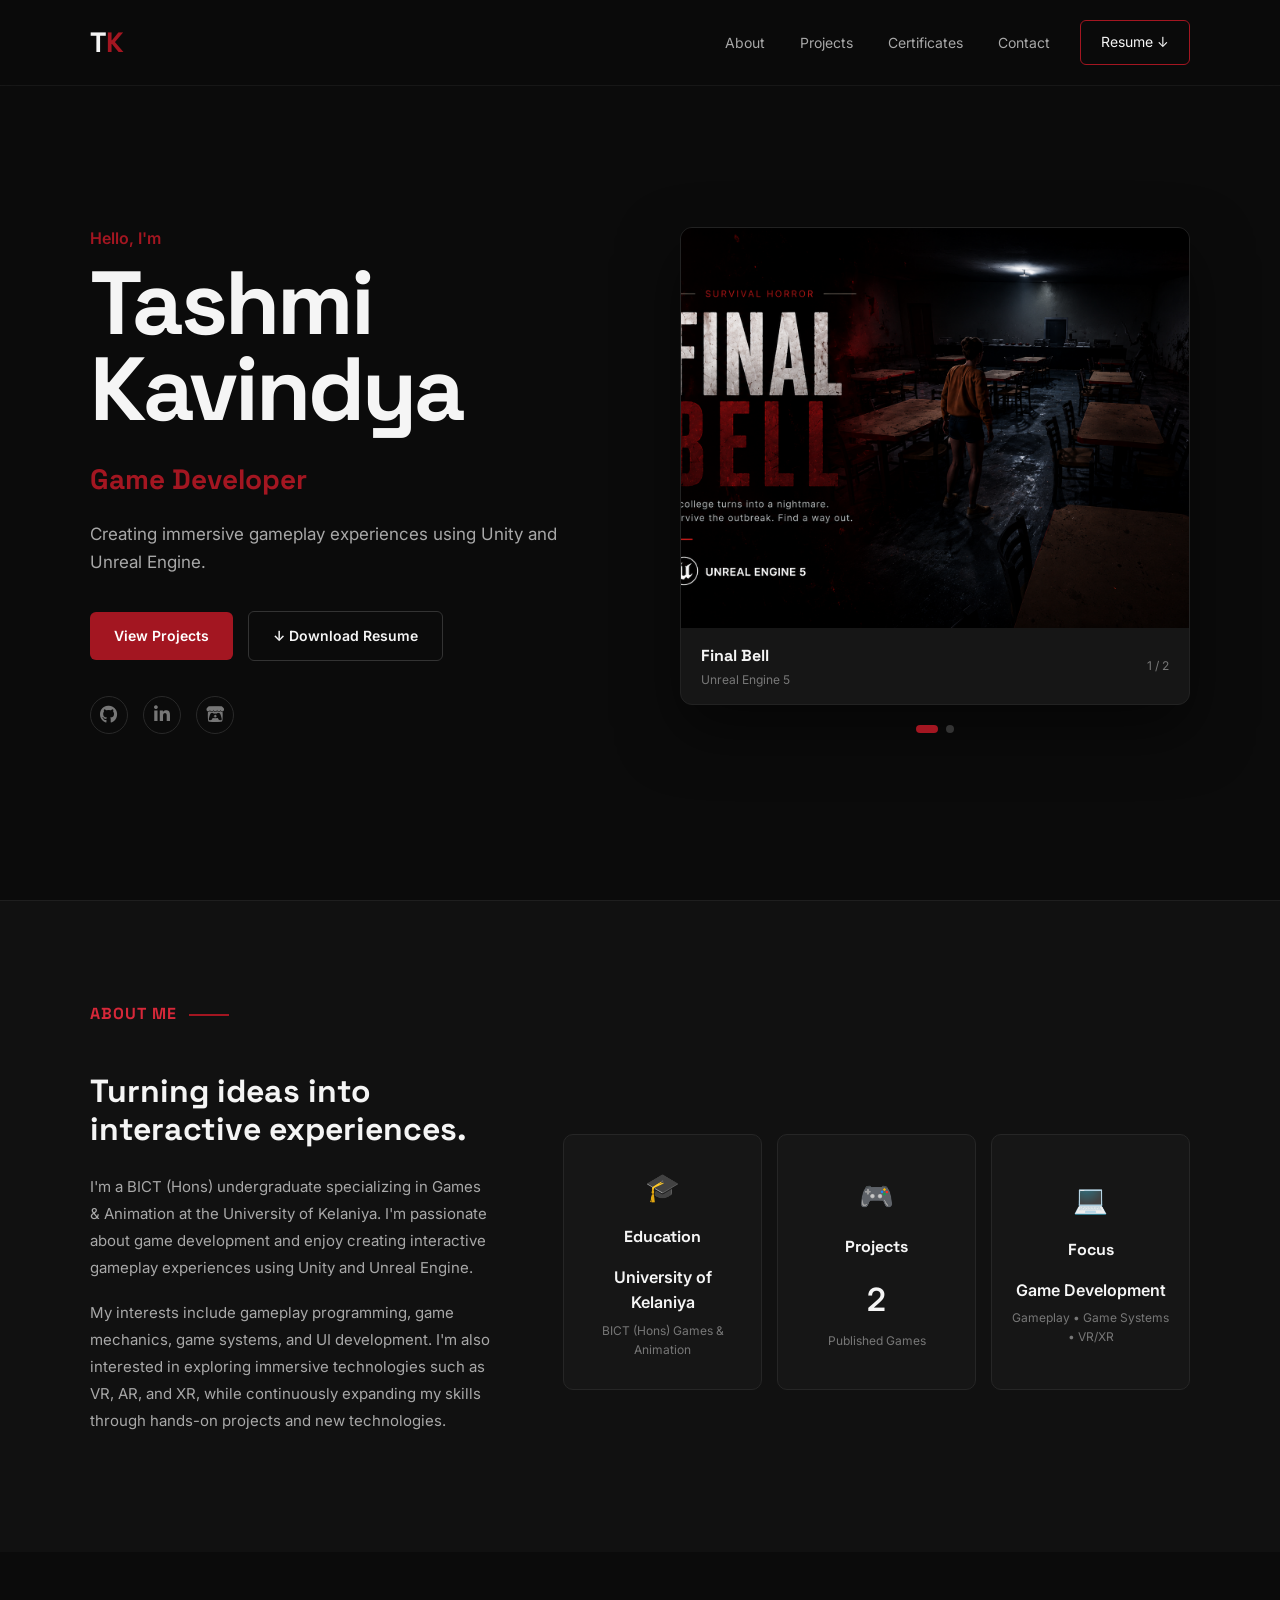
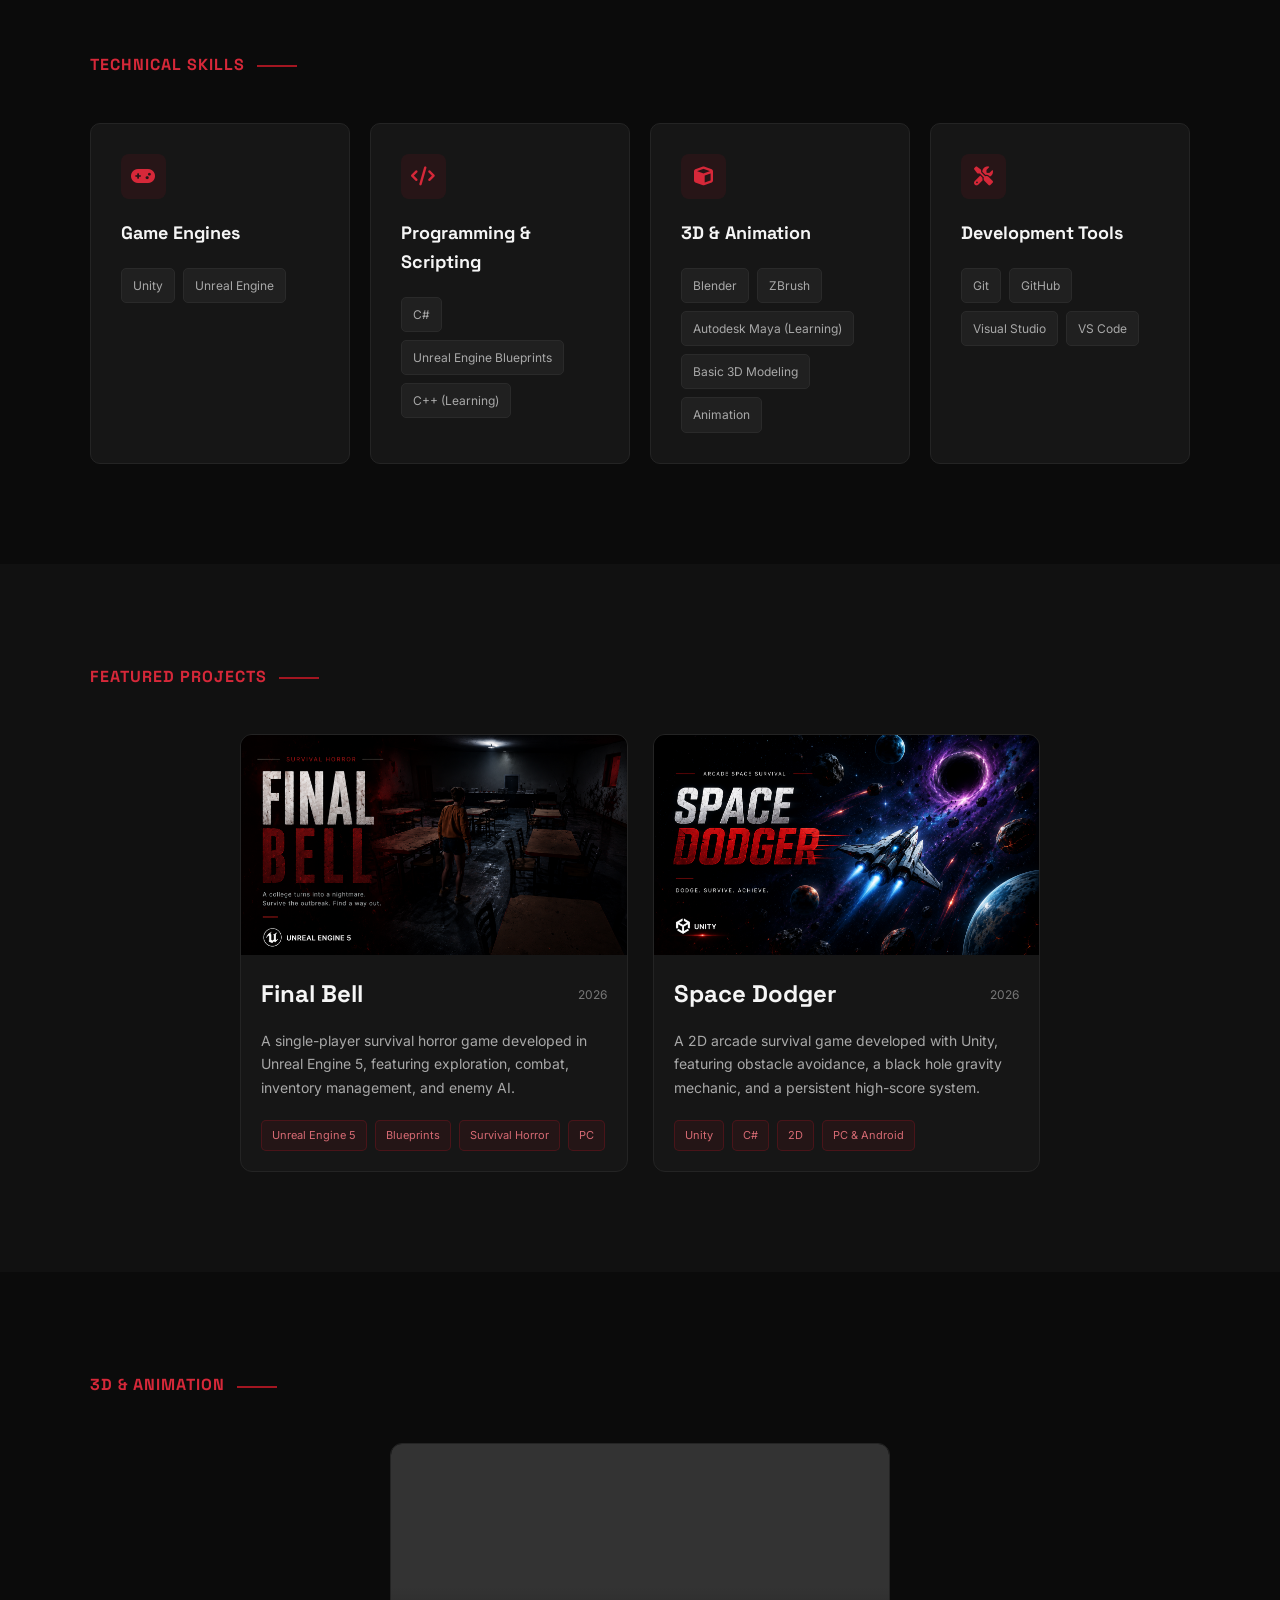
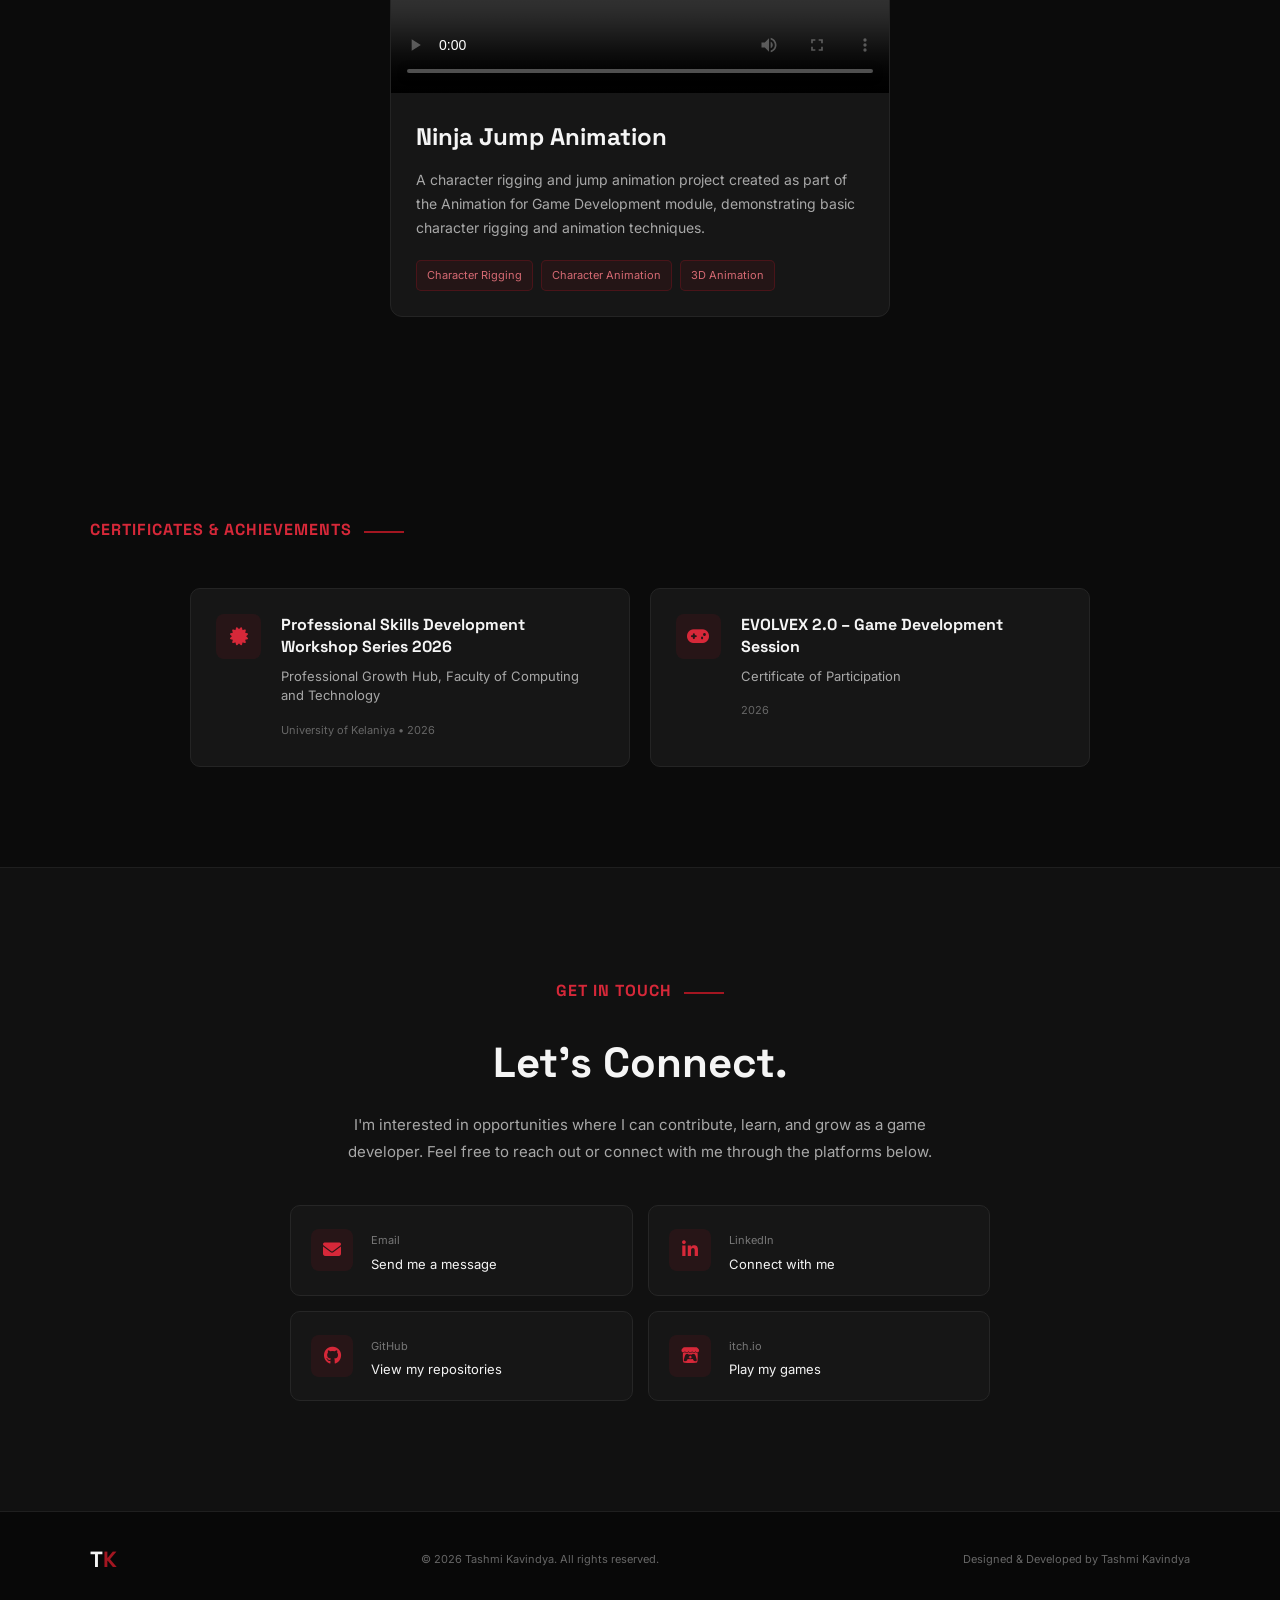
<file: index.html>
<!DOCTYPE html>
<html lang="en">

<head>
    <meta charset="UTF-8">
    <meta name="viewport" content="width=device-width, initial-scale=1.0">

    <title>Tashmi Kavindya | Game Developer</title>

    <!-- Google Fonts -->
    <link rel="preconnect" href="https://fonts.googleapis.com">
    <link rel="preconnect" href="https://fonts.gstatic.com" crossorigin>
    <link href="https://fonts.googleapis.com/css2?family=Inter:wght@400;500;600;700&family=Space+Grotesk:wght@500;600;700&display=swap" rel="stylesheet">

    <!-- Font Awesome Icons -->
    <link rel="stylesheet"
      href="https://cdnjs.cloudflare.com/ajax/libs/font-awesome/6.5.2/css/all.min.css">

    <!-- CSS -->
    <link rel="stylesheet" href="style.css">
</head>

<body>

    <!-- Navigation -->
    <header class="header">
        <nav class="navbar">

            <!-- Logo -->
            <a href="#" class="logo">
                T<span>K</span>
            </a>

            <!-- Navigation Links -->
            <ul class="nav-links">
                <li><a href="#about">About</a></li>
                <li><a href="#projects">Projects</a></li>
                <li><a href="#certificates">Certificates</a></li>
                <li><a href="#contact">Contact</a></li>
            </ul>

            <!-- Resume Button -->
            <a href="assets/resume/Tashmi-Kavindya-Resume.pdf"
                target="_blank"
                class="resume-btn">
                Resume ↓
            </a>

            <!-- Mobile Menu Button -->
            <button class="menu-toggle" aria-label="Open navigation menu">
                <i class="fa-solid fa-bars"></i>
            </button>

        </nav>
    </header>


    <!-- Hero Section -->
    <main>

        <section class="hero">

            <!-- Hero Text -->
            <div class="hero-content">

                <p class="hero-intro">Hello, I'm</p>

                <h1>
                    Tashmi<br>
                    Kavindya
                </h1>

                <h2 class="hero-role">
                    <span id="changing-role">Game Developer</span>
                </h2>

                <p class="hero-description">
                    Creating immersive gameplay experiences
                    using Unity and Unreal Engine.
                </p>

                <div class="hero-buttons">

                    <a href="#projects" class="primary-btn">
                        View Projects
                    </a>

                    <a href="assets/resume/Tashmi-Kavindya-Resume.pdf"
                        download
                        class="secondary-btn">
                        ↓ Download Resume
                    </a>

                </div>

                <!-- Social Links -->
                <div class="social-links">

                    <a href="https://github.com/Jk27172" target="_blank" aria-label="GitHub">
                        <i class="fa-brands fa-github"></i>
                    </a>

                    <a href="https://www.linkedin.com/in/tashmi-kavindya-96a1aa410/?lipi=urn%3Ali%3Apage%3Ad_flagship3_profile_view_base_contact_details%3BtF3NwaVQTtOIiilHK6614w%3D%3D"
                        target="_blank"
                        aria-label="LinkedIn">
                        <i class="fa-brands fa-linkedin-in"></i>
                    </a>

                    <a href="https://jk27172.itch.io"
                        target="_blank"
                        aria-label="itch.io">
                        <i class="fa-brands fa-itch-io"></i>
                        </a>

                </div>

            </div>


            <div class="game-showcase">

                <div class="showcase-card">

                    <img
                        id="showcase-image"
                        src="assets/images/final-bell/final-bell-cover.png"
                        alt="Final Bell game cover"
                    >

                    <div class="showcase-info">

                        <div>
                            <h3 id="showcase-title">Final Bell</h3>
                            <span id="showcase-engine">Unreal Engine 5</span>
                        </div>

                    <span id="showcase-number">1 / 2</span>

                    </div>

                </div>

                <!-- Slider Dots -->
                <div class="slider-dots">
                    <button class="dot active" data-slide="0" aria-label="Show Final Bell"></button>
                    <button class="dot" data-slide="1" aria-label="Show Space Dodger"></button>
                </div>

            </div>

        </section>

        <!-- About Section -->
        <section class="about" id="about">

            <div class="section-container">

                <div class="section-heading">
                    <span>ABOUT ME</span>
                </div>

                <div class="about-grid">

                <!-- About Text -->
                    <div class="about-content">

                        <h2>Turning ideas into interactive experiences.</h2>

                        <p>
                            I'm a BICT (Hons) undergraduate specializing in Games & Animation
                            at the University of Kelaniya. I'm passionate about game development
                            and enjoy creating interactive gameplay experiences using Unity and
                            Unreal Engine.
                        </p>

                        <p>
                            My interests include gameplay programming, game mechanics, game systems,
                            and UI development. I'm also interested in exploring immersive technologies
                            such as VR, AR, and XR, while continuously expanding my skills through
                            hands-on projects and new technologies.
                        </p>

                    </div>


                    <!-- Quick Information Cards -->
                    <div class="about-cards">

                        <div class="info-card">
                            <span class="info-icon">🎓</span>

                            <h3>Education</h3>

                            <p>University of Kelaniya</p>

                            <span>BICT (Hons) Games & Animation</span>
                        </div>


                        <div class="info-card">
                            <span class="info-icon">🎮</span>

                            <h3>Projects</h3>

                            <p>2</p>

                            <span>Published Games</span>
                        </div>


                        <div class="info-card">
                            <span class="info-icon">💻</span>

                            <h3>Focus</h3>

                            <p>Game Development</p>

                            <span>Gameplay • Game Systems • VR/XR</span>
                        </div>

                    </div>

                </div>

            </div>

        </section>

        <!-- Skills Section -->
        <section class="skills" id="skills">

            <div class="section-container">

                <div class="section-heading">
                    <span>TECHNICAL SKILLS</span>
                </div>

                <div class="skills-grid">

                    <!-- Game Engines -->
                    <div class="skill-card">
                        <div class="skill-card-icon">
                            <i class="fa-solid fa-gamepad"></i>
                        </div>

                        <h3>Game Engines</h3>

                        <div class="skill-tags">
                            <span>Unity</span>
                            <span>Unreal Engine</span>
                        </div>
                    </div>


                    <!-- Programming -->
                    <div class="skill-card">
                        <div class="skill-card-icon">
                            <i class="fa-solid fa-code"></i>
                        </div>

                        <h3>Programming & Scripting</h3>

                        <div class="skill-tags">
                            <span>C#</span>
                            <span>Unreal Engine Blueprints</span>
                            <span>C++ (Learning)</span>
                        </div>
                    </div>


                    <!-- 3D -->
                    <div class="skill-card">
                        <div class="skill-card-icon">
                            <i class="fa-solid fa-cube"></i>
                        </div>

                        <h3>3D & Animation</h3>

                        <div class="skill-tags">
                            <span>Blender</span>
                            <span>ZBrush</span>
                            <span>Autodesk Maya (Learning)</span>
                            <span>Basic 3D Modeling</span>
                            <span>Animation</span>
                        </div>
                    </div>


                    <!-- Development Tools -->
                    <div class="skill-card">
                        <div class="skill-card-icon">
                            <i class="fa-solid fa-screwdriver-wrench"></i>
                        </div>

                        <h3>Development Tools</h3>

                        <div class="skill-tags">
                            <span>Git</span>
                            <span>GitHub</span>
                            <span>Visual Studio</span>
                            <span>VS Code</span>
                        </div>
                    </div>

                </div>

            </div>

        </section>

        <!-- Featured Projects Section -->
        <section class="projects" id="projects">

            <div class="section-container">

                <div class="section-heading">
                    <span>FEATURED PROJECTS</span>
                </div>

                <div class="projects-grid">

                    <!-- Final Bell -->
                    <a href="projects/final-bell.html" class="project-card">

                        <div class="project-image">
                            <img
                                src="assets/images/final-bell/final-bell-cover.png"
                                alt="Final Bell survival horror game"
                            >

                            <div class="project-overlay">
                                <span>View Project</span>
                                <i class="fa-solid fa-arrow-right"></i>
                            </div>
                        </div>

                        <div class="project-content">

                            <div class="project-title">
                                <h3>Final Bell</h3>
                                <span>2026</span>
                            </div>

                            <p>
                                A single-player survival horror game developed in
                                Unreal Engine 5, featuring exploration, combat,
                                inventory management, and enemy AI.
                            </p>

                            <div class="project-tags">
                                <span>Unreal Engine 5</span>
                                <span>Blueprints</span>
                                <span>Survival Horror</span>
                                <span>PC</span>
                            </div>

                        </div>

                    </a>


                    <!-- Space Dodger -->
                    <a href="projects/space-dodger.html" class="project-card">

                        <div class="project-image">
                            <img
                                src="assets/images/space-dodger/space-dodger-cover.png"
                                alt="Space Dodger arcade game"
                            >

                            <div class="project-overlay">
                                <span>View Project</span>
                                <i class="fa-solid fa-arrow-right"></i>
                            </div>
                        </div>

                        <div class="project-content">

                            <div class="project-title">
                                <h3>Space Dodger</h3>
                                <span>2026</span>
                            </div>

                            <p>
                                A 2D arcade survival game developed with Unity,
                                featuring obstacle avoidance, a black hole gravity
                                mechanic, and a persistent high-score system.
                            </p>

                            <div class="project-tags">
                                <span>Unity</span>
                                <span>C#</span>
                                <span>2D</span>
                                <span>PC & Android</span>
                            </div>

                        </div>

                    </a>

                </div>

            </div>

        </section>

        <!-- 3D & Animation Section -->
        <section class="animation-work" id="animation">

            <div class="section-container">

                <div class="section-heading">
                    <span>3D & ANIMATION</span>
                </div>

                <div class="animation-card">

                    <div class="animation-video">
                        <video controls preload="metadata">
                            <source
                                src="assets/videos/ninja-jumping-animation.mp4"
                                type="video/mp4"
                            >
                        Your browser does not support the video tag.
                        </video>
                    </div>

                    <div class="animation-content">

                        <h3>Ninja Jump Animation</h3>

                        <p>
                            A character rigging and jump animation project created as
                            part of the Animation for Game Development module,
                            demonstrating basic character rigging and animation
                            techniques.
                        </p>

                        <div class="project-tags">
                            <span>Character Rigging</span>
                            <span>Character Animation</span>
                            <span>3D Animation</span>
                        </div>

                    </div>

                </div>

            </div>

        </section>

        <!-- Certificates Section -->
        <section class="certificates" id="certificates">

            <div class="section-container">

                <div class="section-heading">
                    <span>CERTIFICATES & ACHIEVEMENTS</span>
                </div>

                <div class="certificates-grid">

                    <!-- Certificate 1 -->
                    <div class="certificate-card">

                        <div class="certificate-icon">
                            <i class="fa-solid fa-certificate"></i>
                        </div>

                        <div class="certificate-content">
                            <h3>Professional Skills Development Workshop Series 2026</h3>

                            <p>
                            Professional Growth Hub, Faculty of Computing and Technology
                            </p>

                            <span>University of Kelaniya • 2026</span>
                        </div>

                    </div>


                    <!-- Certificate 2 -->
                    <div class="certificate-card">

                        <div class="certificate-icon">
                            <i class="fa-solid fa-gamepad"></i>
                        </div>

                        <div class="certificate-content">
                            <h3>EVOLVEX 2.0 – Game Development Session</h3>

                            <p>
                                Certificate of Participation
                            </p>

                            <span>2026</span>
                        </div>

                    </div>

                </div>

            </div>

        </section>

        <!-- Contact Section -->
        <section class="contact" id="contact">

            <div class="section-container">

                <div class="contact-content">

                    <div class="section-heading">
                        <span>GET IN TOUCH</span>
                    </div>

                    <h2>Let's Connect.</h2>

                    <p>
                        I'm interested in opportunities where I can contribute,
                        learn, and grow as a game developer. Feel free to reach out
                        or connect with me through the platforms below.
                    </p>

                    <div class="contact-links">

                    <!-- Email -->
                    <a href="mailto:tashmikavindya129@gmail.com" class="contact-card">
                        <i class="fa-solid fa-envelope"></i>

                        <div>
                            <span>Email</span>
                            <p>Send me a message</p>
                        </div>
                    </a>


                    <!-- LinkedIn -->
                    <a href="https://www.linkedin.com/in/tashmi-kavindya-96a1aa410/?lipi=urn%3Ali%3Apage%3Ad_flagship3_profile_view_base_contact_details%3BtF3NwaVQTtOIiilHK6614w%3D%3D"
                        target="_blank"
                        class="contact-card">

                        <i class="fa-brands fa-linkedin-in"></i>

                        <div>
                            <span>LinkedIn</span>
                            <p>Connect with me</p>
                        </div>
                    </a>


                    <!-- GitHub -->
                    <a href="https://github.com/Jk27172"
                        target="_blank"
                        class="contact-card">

                        <i class="fa-brands fa-github"></i>

                        <div>
                            <span>GitHub</span>
                            <p>View my repositories</p>
                        </div>
                    </a>


                    <!-- itch.io -->
                    <a href="https://jk27172.itch.io"
                        target="_blank"
                        class="contact-card">

                        <i class="fa-brands fa-itch-io"></i>

                        <div>
                            <span>itch.io</span>
                            <p>Play my games</p>
                        </div>
                    </a>

                </div>

            </div>

        </div>

    </section>


    <!-- Footer -->
    <footer class="footer">

        <div class="footer-content">

            <a href="#" class="footer-logo">
            T<span>K</span>
            </a>

            <p>
                © 2026 Tashmi Kavindya. All rights reserved.
            </p>

            <p class="footer-credit">
                Designed & Developed by Tashmi Kavindya
            </p>

        </div>

    </footer>

    </main>


    <!-- JavaScript -->
    <script src="script.js"></script>

</body>

</html>
</file>
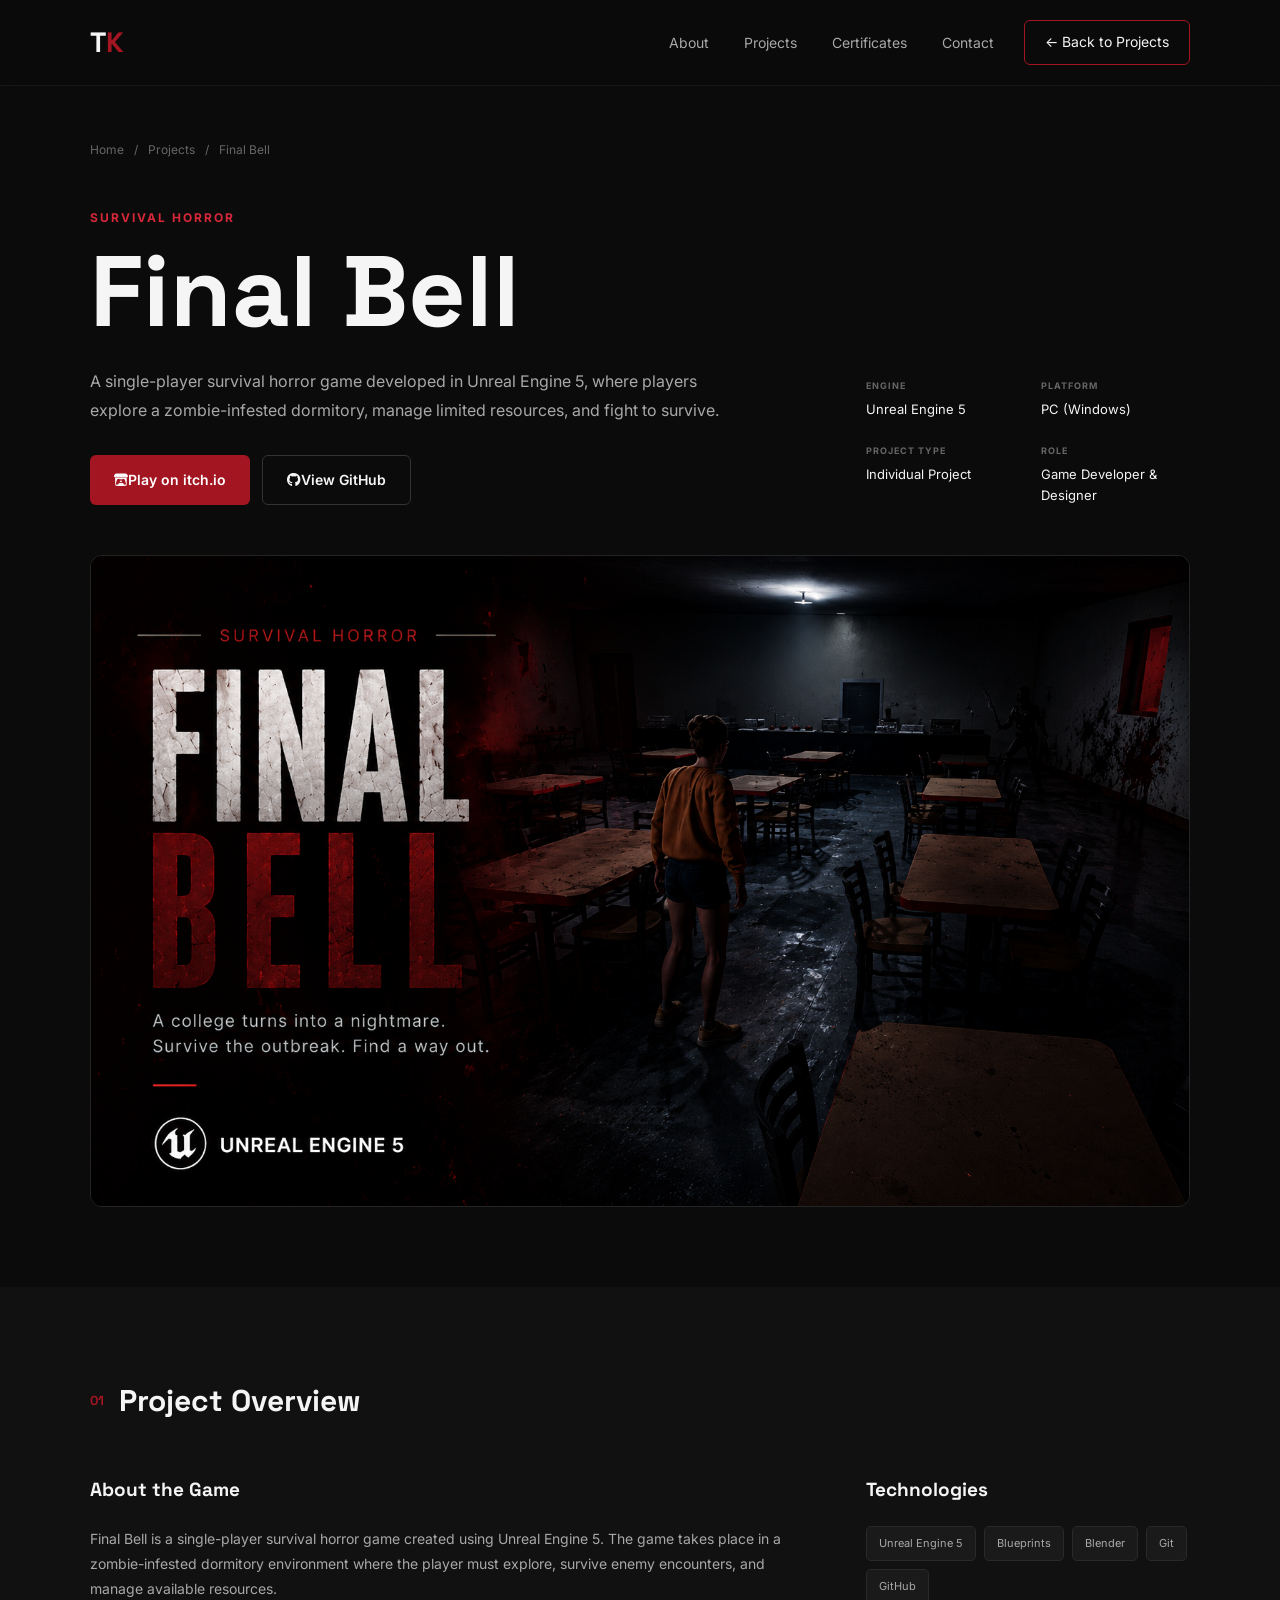
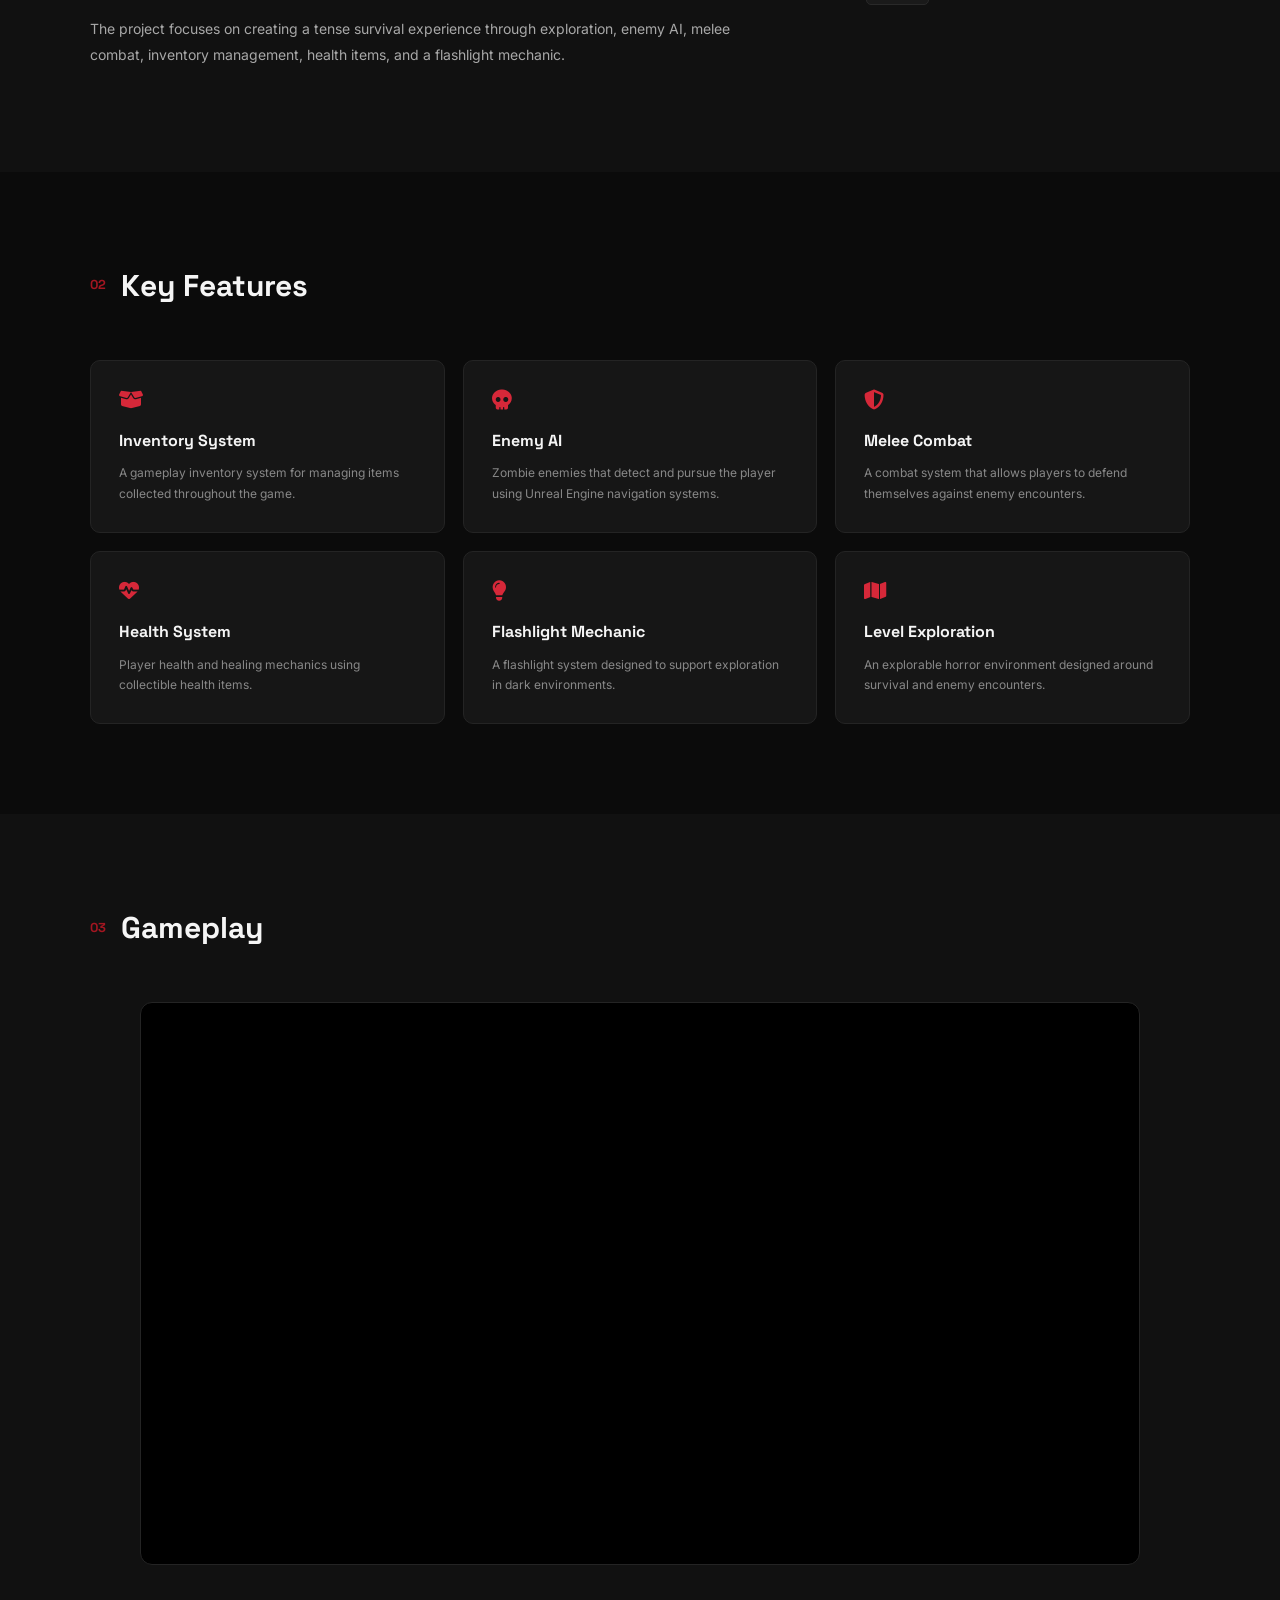
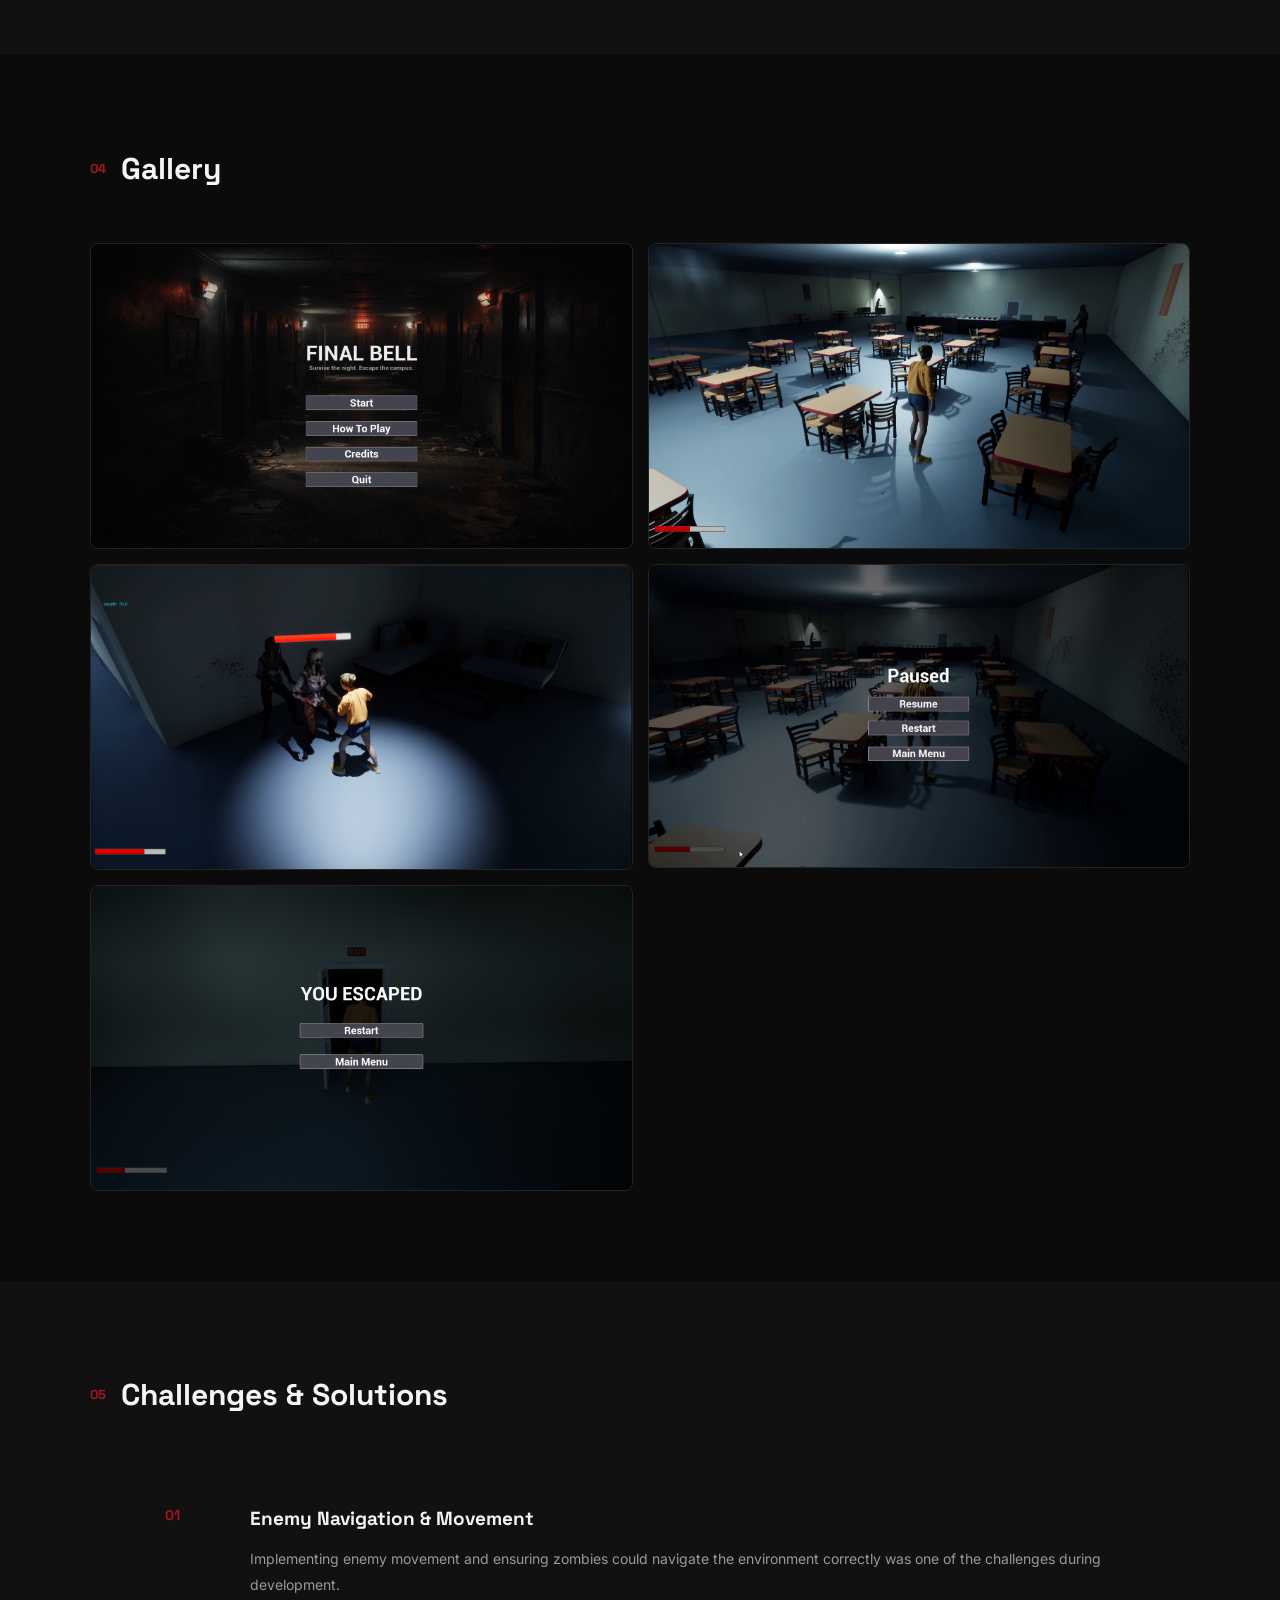
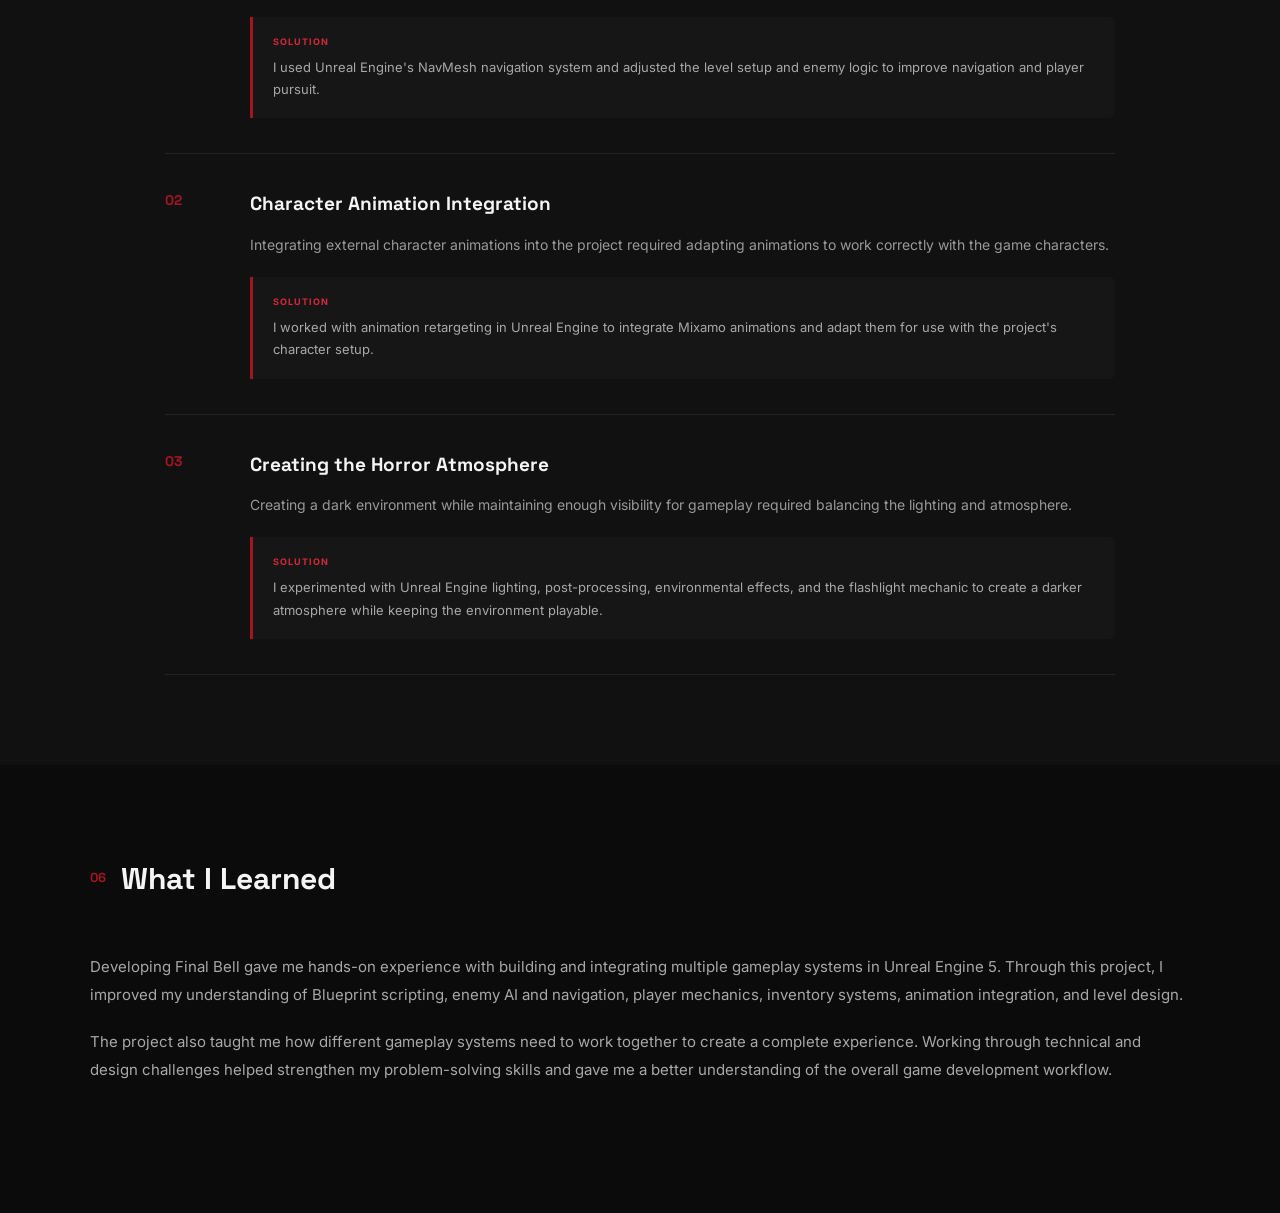
<file: projects/final-bell.html>
<!DOCTYPE html>
<html lang="en">

<head>
    <meta charset="UTF-8">
    <meta name="viewport" content="width=device-width, initial-scale=1.0">

    <title>Final Bell | Tashmi Kavindya</title>

    <!-- Google Fonts -->
    <link rel="preconnect" href="https://fonts.googleapis.com">
    <link rel="preconnect" href="https://fonts.gstatic.com" crossorigin>

    <link href="https://fonts.googleapis.com/css2?family=Inter:wght@400;500;600;700&family=Space+Grotesk:wght@500;600;700&display=swap"
          rel="stylesheet">

    <!-- Font Awesome -->
    <link rel="stylesheet"
          href="https://cdnjs.cloudflare.com/ajax/libs/font-awesome/6.5.2/css/all.min.css">

    <!-- Main CSS -->
    <link rel="stylesheet" href="../style.css">

</head>

<body>


<!-- NAVIGATION -->

<header class="header">

    <nav class="navbar">

        <a href="../index.html" class="logo">
            T<span>K</span>
        </a>

        <ul class="nav-links">
            <li>
                <a href="../index.html#about">About</a>
            </li>

            <li>
                <a href="../index.html#projects">Projects</a>
            </li>

            <li>
                <a href="../index.html#certificates">Certificates</a>
            </li>

            <li>
                <a href="../index.html#contact">Contact</a>
            </li>
        </ul>

        <a href="../index.html#projects" class="resume-btn">
            ← Back to Projects
        </a>

        <button class="menu-toggle" aria-label="Open navigation menu">
            <i class="fa-solid fa-bars"></i>
        </button>

    </nav>

</header>


<main>


<!-- PROJECT HERO -->

<section class="project-page-hero">

    <div class="project-page-container">

        <div class="project-breadcrumb">
            <a href="../index.html">Home</a>

            <span>/</span>

            <a href="../index.html#projects">Projects</a>

            <span>/</span>

            <span>Final Bell</span>
        </div>


        <div class="project-page-heading">

            <div>

                <span class="project-category">
                    SURVIVAL HORROR
                </span>

                <h1>Final Bell</h1>

                <p>
                    A single-player survival horror game developed in Unreal
                    Engine 5, where players explore a zombie-infested dormitory,
                    manage limited resources, and fight to survive.
                </p>

                <div class="project-page-buttons">

                    <a href="https://jk27172.itch.io/final-bell"
                       target="_blank"
                       class="primary-btn">

                        <i class="fa-brands fa-itch-io"></i>
                        Play on itch.io

                    </a>

                    <a href="https://github.com/Jk27172/Final-Bell"
                       target="_blank"
                       class="secondary-btn">

                        <i class="fa-brands fa-github"></i>
                        View GitHub

                    </a>

                </div>

            </div>


            <!-- Project Quick Info -->

            <div class="project-meta">

                <div>
                    <span>ENGINE</span>
                    <p>Unreal Engine 5</p>
                </div>

                <div>
                    <span>PLATFORM</span>
                    <p>PC (Windows)</p>
                </div>

                <div>
                    <span>PROJECT TYPE</span>
                    <p>Individual Project</p>
                </div>

                <div>
                    <span>ROLE</span>
                    <p>Game Developer & Designer</p>
                </div>

            </div>

        </div>


        <!-- Cover Image -->

        <div class="project-hero-image">

            <img
                src="../assets/images/final-bell/final-bell-cover.png"
                alt="Final Bell game cover"
            >

        </div>

    </div>

</section>



<!-- ================================
     PROJECT OVERVIEW
================================ -->

<section class="project-overview">

    <div class="project-page-container">

        <div class="project-section-heading">

            <span>01</span>

            <h2>Project Overview</h2>

        </div>


        <div class="overview-grid">

            <div class="overview-main">

                <h3>About the Game</h3>

                <p>
                    Final Bell is a single-player survival horror game created
                    using Unreal Engine 5. The game takes place in a
                    zombie-infested dormitory environment where the player must
                    explore, survive enemy encounters, and manage available
                    resources.
                </p>

                <p>
                    The project focuses on creating a tense survival experience
                    through exploration, enemy AI, melee combat, inventory
                    management, health items, and a flashlight mechanic.
                </p>

            </div>


            <div class="overview-tools">

                <h3>Technologies</h3>

                <div class="technology-tags">

                    <span>Unreal Engine 5</span>

                    <span>Blueprints</span>

                    <span>Blender</span>

                    <span>Git</span>

                    <span>GitHub</span>

                </div>

            </div>

        </div>

    </div>

</section>



<!-- ================================
     KEY FEATURES
================================ -->

<section class="project-features">

    <div class="project-page-container">

        <div class="project-section-heading">

            <span>02</span>

            <h2>Key Features</h2>

        </div>


        <div class="features-grid">

            <div class="feature-card">

                <i class="fa-solid fa-box-open"></i>

                <h3>Inventory System</h3>

                <p>
                    A gameplay inventory system for managing items collected
                    throughout the game.
                </p>

            </div>


            <div class="feature-card">

                <i class="fa-solid fa-skull"></i>

                <h3>Enemy AI</h3>

                <p>
                    Zombie enemies that detect and pursue the player using
                    Unreal Engine navigation systems.
                </p>

            </div>


            <div class="feature-card">

                <i class="fa-solid fa-shield-halved"></i>

                <h3>Melee Combat</h3>

                <p>
                    A combat system that allows players to defend themselves
                    against enemy encounters.
                </p>

            </div>


            <div class="feature-card">

                <i class="fa-solid fa-heart-pulse"></i>

                <h3>Health System</h3>

                <p>
                    Player health and healing mechanics using collectible
                    health items.
                </p>

            </div>


            <div class="feature-card">

                <i class="fa-solid fa-lightbulb"></i>

                <h3>Flashlight Mechanic</h3>

                <p>
                    A flashlight system designed to support exploration in
                    dark environments.
                </p>

            </div>


            <div class="feature-card">

                <i class="fa-solid fa-map"></i>

                <h3>Level Exploration</h3>

                <p>
                    An explorable horror environment designed around survival
                    and enemy encounters.
                </p>

            </div>

        </div>

    </div>

</section>


    <section class="project-gameplay">

        <div class="project-page-container">

            <div class="project-section-heading">
                <span>03</span>
                <h2>Gameplay</h2>
            </div>

            <div class="gameplay-video">

                <iframe
                    src="https://www.youtube.com/embed/zcGUaJnXC3k"
                    title="Final Bell Gameplay"
                    allow="accelerometer; autoplay; clipboard-write; encrypted-media; gyroscope; picture-in-picture"
                    allowfullscreen>
                </iframe>

            </div>

        </div>

    </section>

    <section class="project-gallery">

        <div class="project-page-container">

            <div class="project-section-heading">
                <span>04</span>
                <h2>Gallery</h2>
            </div>

            <div class="gallery-grid">

                <img
                    src="../assets/images/final-bell/Main Menu Screen.png"
                    alt="Final Bell gameplay screenshot"
                >

                <img
                    src="../assets/images/final-bell/Game Play.png"
                    alt="Final Bell gameplay screenshot"
                >

                <img
                    src="../assets/images/final-bell/Game Play2.png"
                    alt="Final Bell gameplay screenshot"
                >

                <img
                    src="../assets/images/final-bell/Pause Menu Screen.png"
                    alt="Final Bell gameplay screenshot"
                >

                <img
                    src="../assets/images/final-bell/Game Win Screen.png"
                    alt="Final Bell gameplay screenshot"
                >

            </div>

        </div>

    </section>


    <section class="project-challenges">

        <div class="project-page-container">

            <div class="project-section-heading">
                <span>05</span>
                <h2>Challenges & Solutions</h2>
            </div>

            <div class="challenges-list">

                <div class="challenge-item">

                    <div class="challenge-number">01</div>

                    <div class="challenge-content">
                        <h3>Enemy Navigation & Movement</h3>

                        <p>
                            Implementing enemy movement and ensuring zombies could
                            navigate the environment correctly was one of the
                            challenges during development.
                        </p>

                        <div class="solution">
                            <span>SOLUTION</span>

                            <p>
                                I used Unreal Engine's NavMesh navigation system and
                                adjusted the level setup and enemy logic to improve
                                navigation and player pursuit.
                            </p>
                        </div>

                    </div>

                </div>


                <div class="challenge-item">

                    <div class="challenge-number">02</div>

                    <div class="challenge-content">
                        <h3>Character Animation Integration</h3>

                        <p>
                            Integrating external character animations into the
                            project required adapting animations to work correctly
                            with the game characters.
                        </p>

                        <div class="solution">
                            <span>SOLUTION</span>

                            <p>
                                I worked with animation retargeting in Unreal Engine
                                to integrate Mixamo animations and adapt them for
                                use with the project's character setup.
                            </p>
                        </div>

                    </div>

                </div>


                <div class="challenge-item">

                    <div class="challenge-number">03</div>

                        <div class="challenge-content">
                            <h3>Creating the Horror Atmosphere</h3>

                            <p>
                                Creating a dark environment while maintaining enough
                                visibility for gameplay required balancing the lighting
                                and atmosphere.
                            </p>

                            <div class="solution">
                                <span>SOLUTION</span>

                                <p>
                                    I experimented with Unreal Engine lighting,
                                    post-processing, environmental effects, and the
                                    flashlight mechanic to create a darker atmosphere
                                    while keeping the environment playable.
                                </p>
                            </div>

                        </div>

                    </div>

                </div>

            </div>

        </section>

        <section class="project-learning">

            <div class="project-page-container">

                <div class="project-section-heading">
                    <span>06</span>
                    <h2>What I Learned</h2>
                </div>

                <div class="learning-content">

                    <p>
                        Developing Final Bell gave me hands-on experience with building
                        and integrating multiple gameplay systems in Unreal Engine 5.
                        Through this project, I improved my understanding of Blueprint
                        scripting, enemy AI and navigation, player mechanics, inventory
                        systems, animation integration, and level design.
                    </p>

                    <p>
                        The project also taught me how different gameplay systems need
                        to work together to create a complete experience. Working
                        through technical and design challenges helped strengthen my
                        problem-solving skills and gave me a better understanding of
                        the overall game development workflow.
                    </p>

                </div>


            </div>

        </section>


</main>

<script src="../script.js"></script>

</body>

</html>
</file>
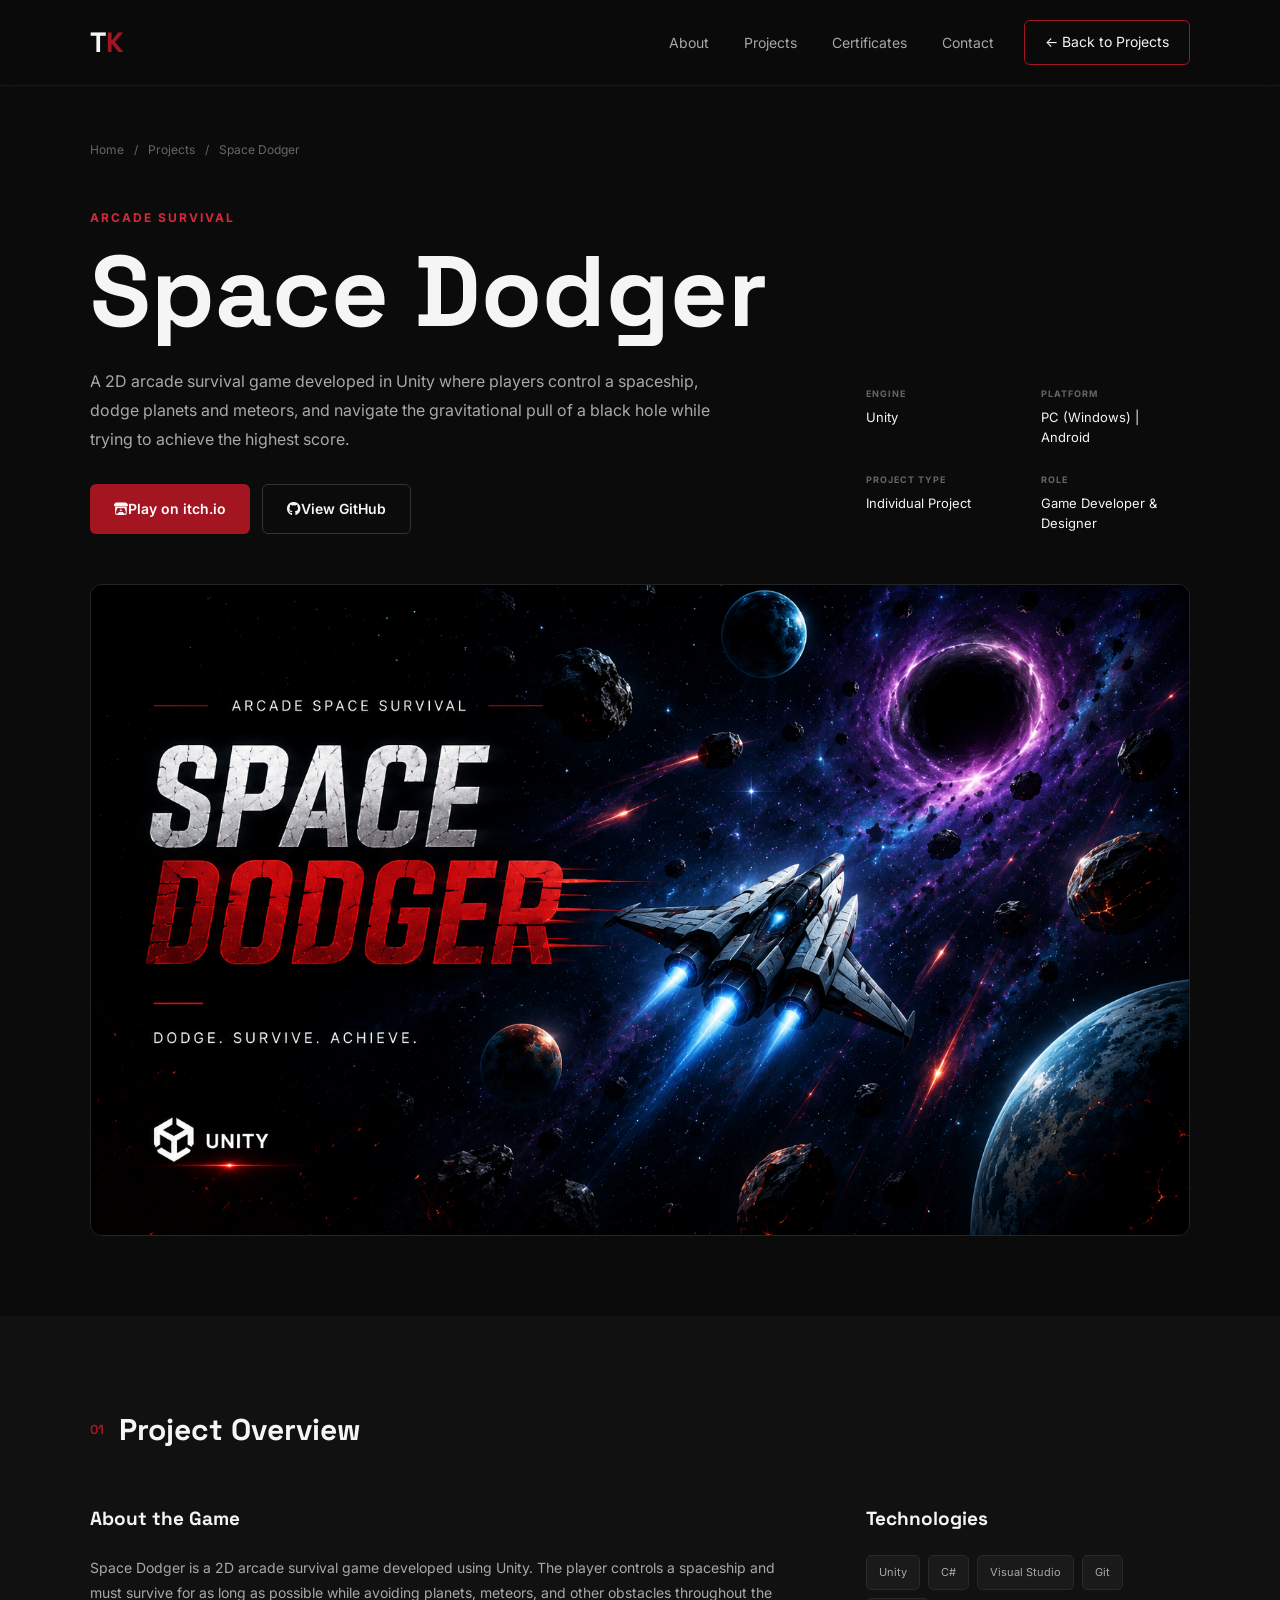
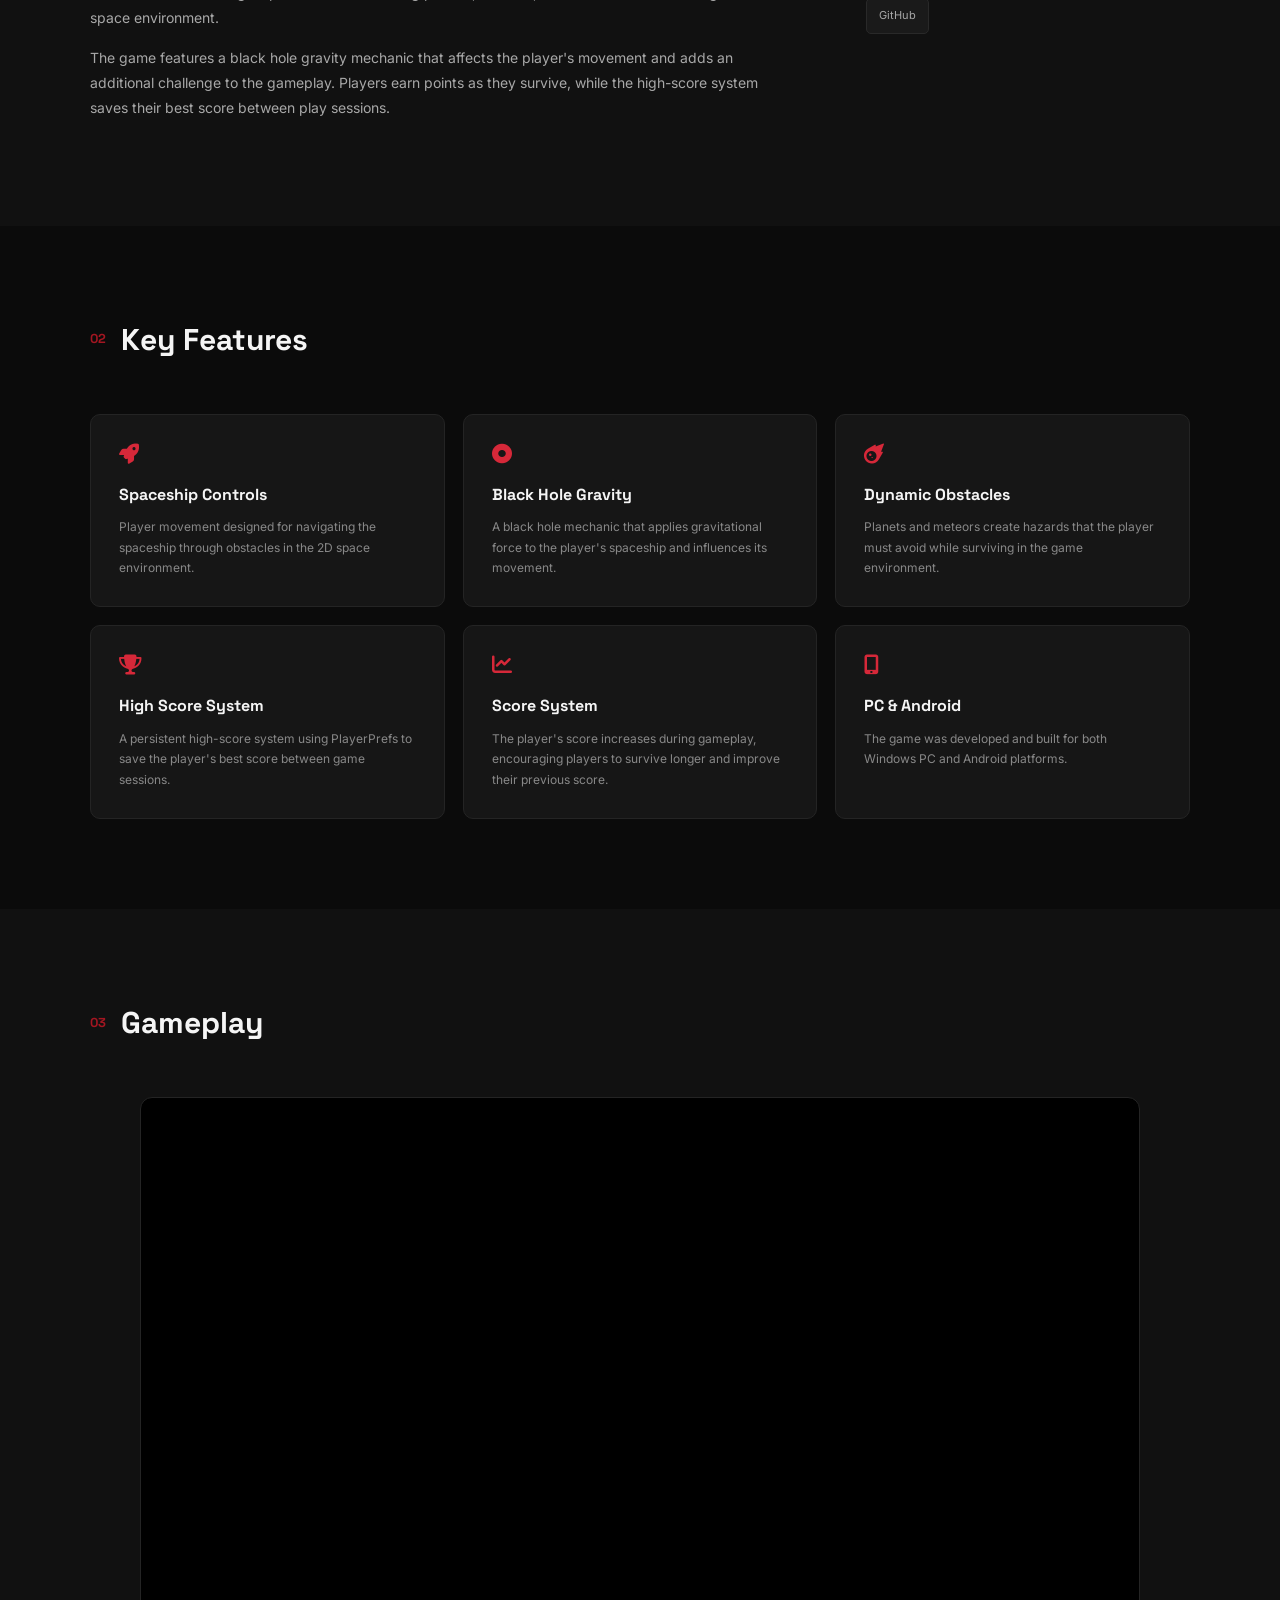
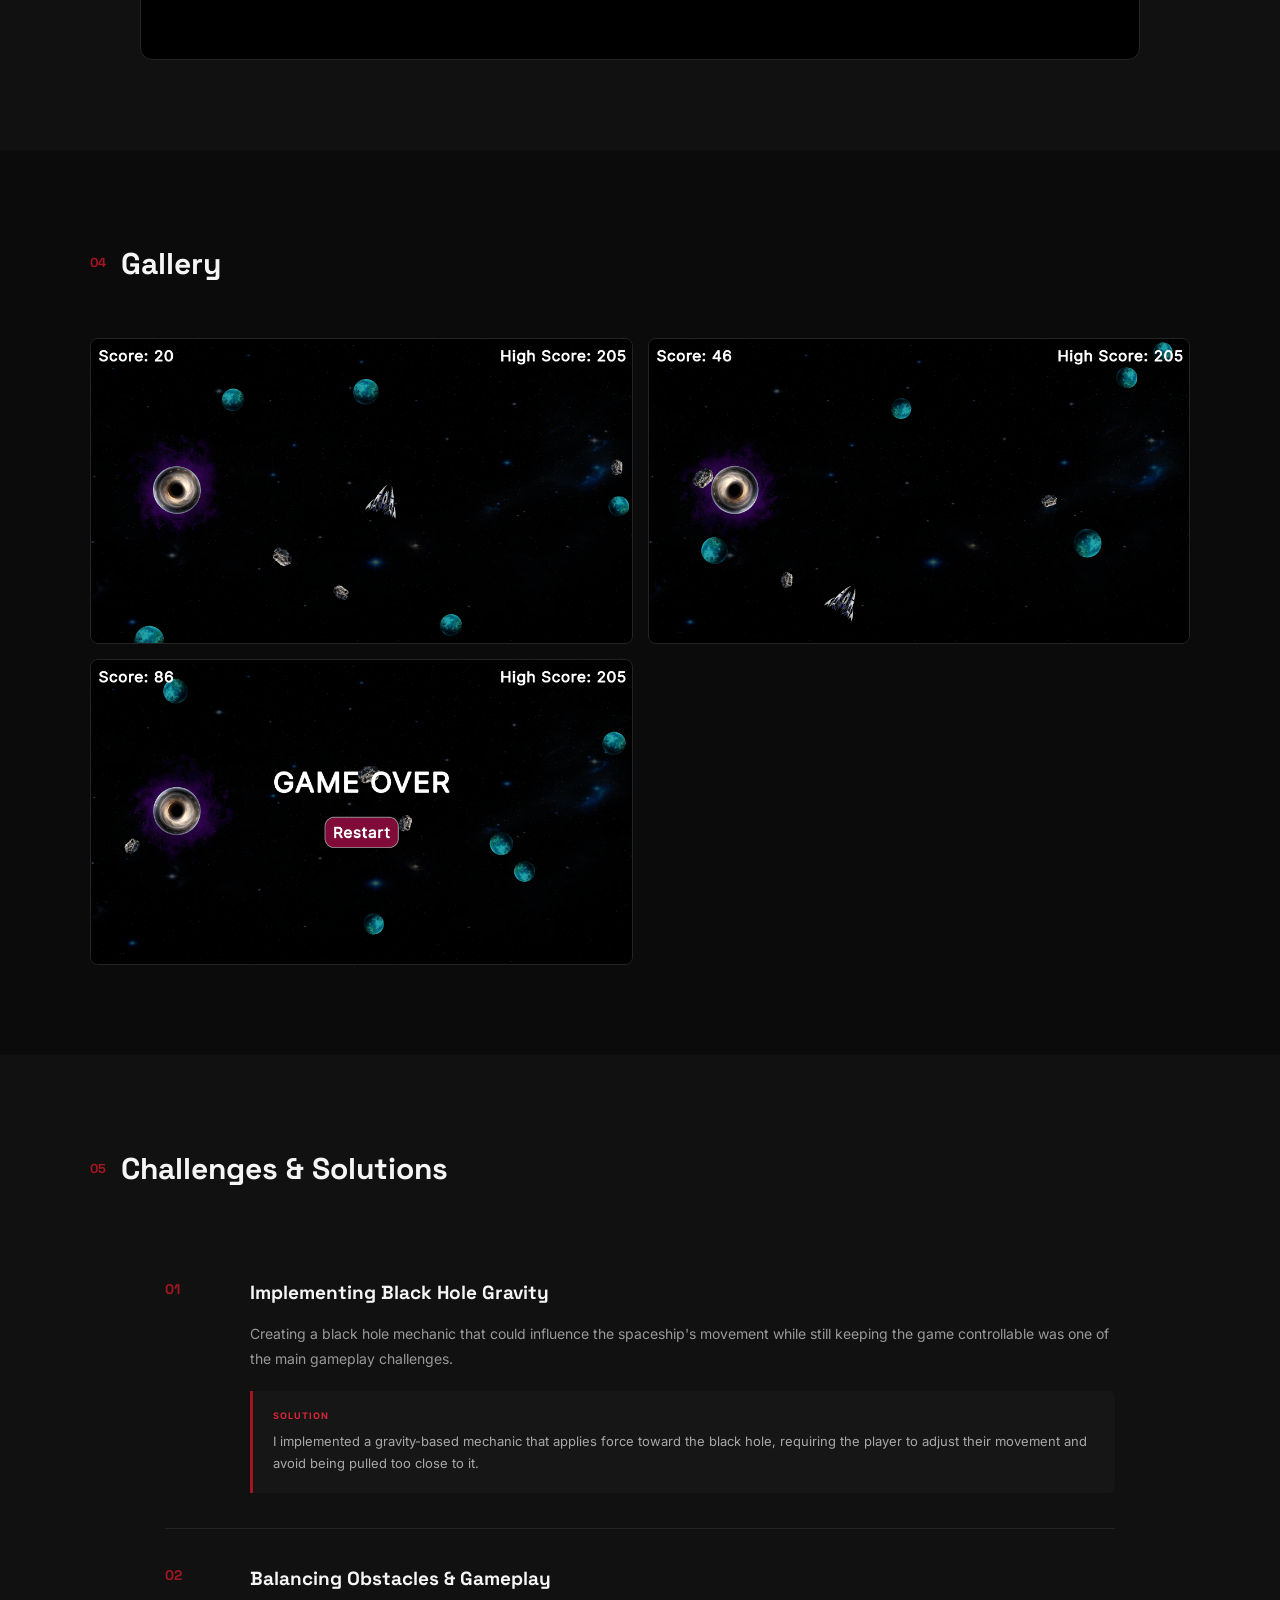
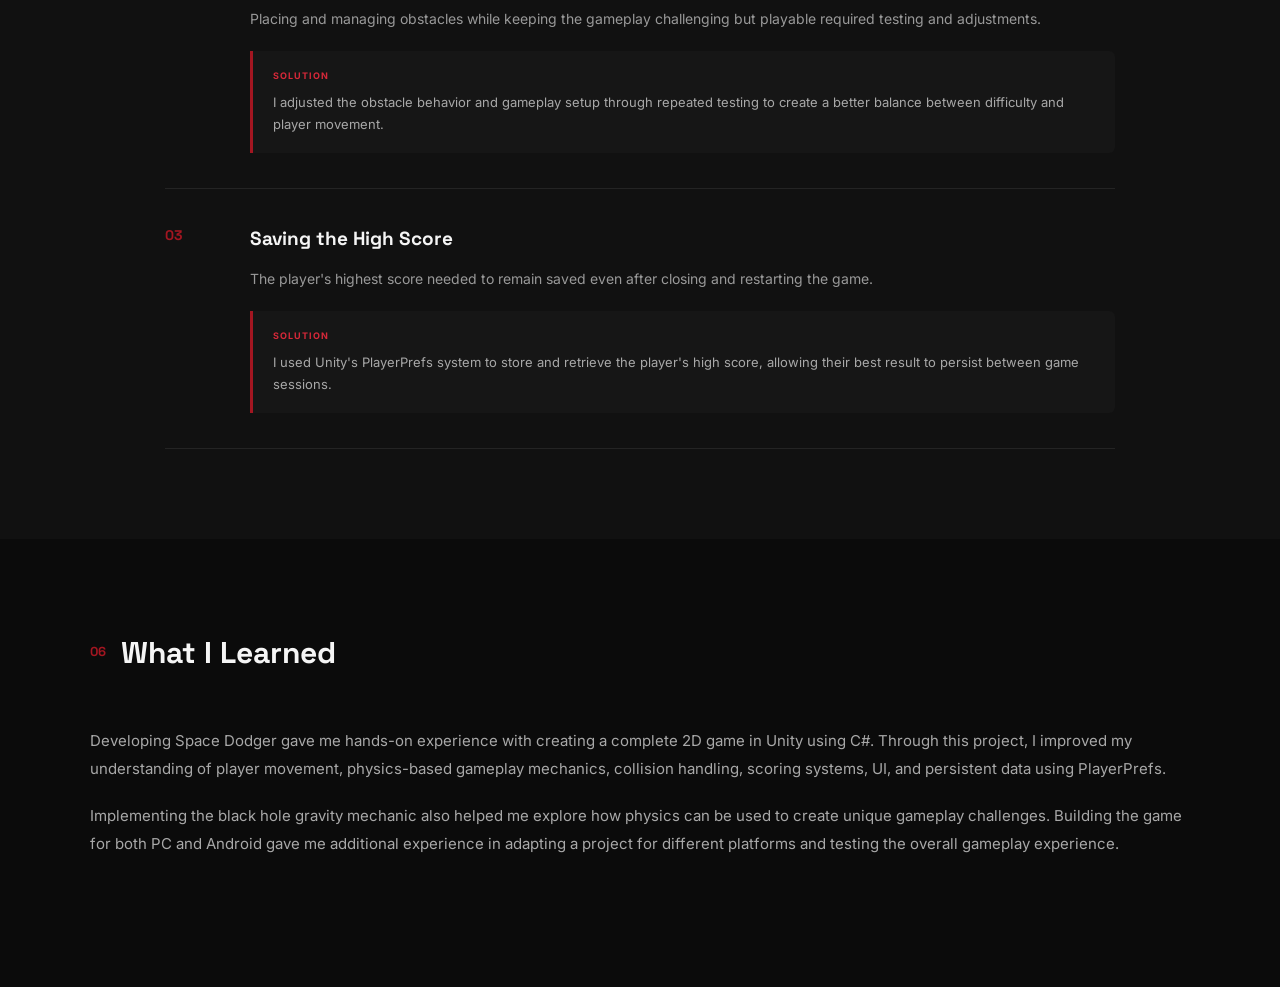
<file: projects/space-dodger.html>
<!DOCTYPE html>
<html lang="en">

<head>
    <meta charset="UTF-8">
    <meta name="viewport" content="width=device-width, initial-scale=1.0">

    <title>Space Dodger | Tashmi Kavindya</title>

    <!-- Google Fonts -->
    <link rel="preconnect" href="https://fonts.googleapis.com">
    <link rel="preconnect" href="https://fonts.gstatic.com" crossorigin>

    <link href="https://fonts.googleapis.com/css2?family=Inter:wght@400;500;600;700&family=Space+Grotesk:wght@500;600;700&display=swap"
          rel="stylesheet">

    <!-- Font Awesome -->
    <link rel="stylesheet"
          href="https://cdnjs.cloudflare.com/ajax/libs/font-awesome/6.5.2/css/all.min.css">

    <!-- Main CSS -->
    <link rel="stylesheet" href="../style.css">

</head>

<body>


<!-- NAVIGATION -->

<header class="header">

    <nav class="navbar">

        <a href="../index.html" class="logo">
            T<span>K</span>
        </a>

        <ul class="nav-links">
            <li>
                <a href="../index.html#about">About</a>
            </li>

            <li>
                <a href="../index.html#projects">Projects</a>
            </li>

            <li>
                <a href="../index.html#certificates">Certificates</a>
            </li>

            <li>
                <a href="../index.html#contact">Contact</a>
            </li>
        </ul>

        <a href="../index.html#projects" class="resume-btn">
            ← Back to Projects
        </a>

        <button class="menu-toggle" aria-label="Open navigation menu">
            <i class="fa-solid fa-bars"></i>
        </button>

    </nav>

</header>


<main>


<!-- PROJECT HERO -->

<section class="project-page-hero">

    <div class="project-page-container">

        <div class="project-breadcrumb">
            <a href="../index.html">Home</a>

            <span>/</span>

            <a href="../index.html#projects">Projects</a>

            <span>/</span>

            <span>Space Dodger</span>
        </div>


        <div class="project-page-heading">

            <div>

                <span class="project-category">
                    ARCADE SURVIVAL
                </span>

                <h1>Space Dodger</h1>

                <p>
                    A 2D arcade survival game developed in Unity where players control
                    a spaceship, dodge planets and meteors, and navigate the gravitational
                    pull of a black hole while trying to achieve the highest score.
                </p>

                <div class="project-page-buttons">

                    <a href="https://jk27172.itch.io/space-dodger"
                       target="_blank"
                       class="primary-btn">

                        <i class="fa-brands fa-itch-io"></i>
                        Play on itch.io

                    </a>

                    <a href="https://github.com/Jk27172/Space-Dodger"
                       target="_blank"
                       class="secondary-btn">

                        <i class="fa-brands fa-github"></i>
                        View GitHub

                    </a>

                </div>

            </div>


            <!-- Project Quick Info -->

            <div class="project-meta">

                <div>
                    <span>ENGINE</span>
                    <p>Unity</p>
                </div>

                <div>
                    <span>PLATFORM</span>
                    <p>PC (Windows) | Android</p>
                </div>

                <div>
                    <span>PROJECT TYPE</span>
                    <p>Individual Project</p>
                </div>

                <div>
                    <span>ROLE</span>
                    <p>Game Developer & Designer</p>
                </div>

            </div>

        </div>


        <!-- Cover Image -->

        <div class="project-hero-image">

            <img
                src="../assets/images/space-dodger/space-dodger-cover.png"
                alt="Space Dodger game cover"
            >

        </div>

    </div>

</section>



<!-- PROJECT OVERVIEW -->

<section class="project-overview">

    <div class="project-page-container">

        <div class="project-section-heading">

            <span>01</span>

            <h2>Project Overview</h2>

        </div>


        <div class="overview-grid">

            <div class="overview-main">

                <h3>About the Game</h3>

                <p>
                    Space Dodger is a 2D arcade survival game developed using Unity.
                    The player controls a spaceship and must survive for as long as
                    possible while avoiding planets, meteors, and other obstacles
                    throughout the space environment.
                </p>

                <p>
                    The game features a black hole gravity mechanic that affects the
                    player's movement and adds an additional challenge to the gameplay.
                    Players earn points as they survive, while the high-score system
                    saves their best score between play sessions.
                </p>

            </div>


            <div class="overview-tools">

                <h3>Technologies</h3>

                <div class="technology-tags">

                    <span>Unity</span>

                    <span>C#</span>

                    <span>Visual Studio</span>

                    <span>Git</span>

                    <span>GitHub</span>

                </div>

            </div>

        </div>

    </div>

</section>



<!-- KEY FEATURES -->

<section class="project-features">

    <div class="project-page-container">

        <div class="project-section-heading">

            <span>02</span>

            <h2>Key Features</h2>

        </div>

        
        <div class="features-grid">

            <div class="feature-card">

                <i class="fa-solid fa-rocket"></i>

                <h3>Spaceship Controls</h3>

                <p>
                    Player movement designed for navigating the spaceship through obstacles in the 2D space environment.
                </p>

            </div>


            <div class="feature-card">

                <i class="fa-solid fa-circle-dot"></i>

                <h3>Black Hole Gravity</h3>

                <p>
                    A black hole mechanic that applies gravitational force to the player's spaceship and influences its movement.
                </p>

            </div>


            <div class="feature-card">

                <i class="fa-solid fa-meteor"></i>

                <h3>Dynamic Obstacles</h3>

                <p>
                    Planets and meteors create hazards that the player must avoid while surviving in the game environment.
                </p>

            </div>


            <div class="feature-card">

                <i class="fa-solid fa-trophy"></i>

                <h3>High Score System</h3>

                <p>
                    A persistent high-score system using PlayerPrefs to save the player's best score between game sessions.
                </p>

            </div>


            <div class="feature-card">

                <i class="fa-solid fa-chart-line"></i>

                <h3>Score System</h3>

                <p>
                    The player's score increases during gameplay, encouraging players to survive longer and improve their previous score.
                </p>

            </div>


            <div class="feature-card">

                <i class="fa-solid fa-mobile-screen-button"></i>

                <h3>PC & Android</h3>

                <p>
                    The game was developed and built for both Windows PC and Android platforms.
                </p>

            </div>

        </div>

    </div>

</section>


    <section class="project-gameplay">

        <div class="project-page-container">

            <div class="project-section-heading">
                <span>03</span>
                <h2>Gameplay</h2>
            </div>

            <div class="gameplay-video">

                <iframe
                    src="https://www.youtube.com/embed/ocWhuZwQyxI"
                    title="Space Dodger Gameplay"
                    allow="accelerometer; autoplay; clipboard-write; encrypted-media; gyroscope; picture-in-picture"
                    allowfullscreen>
                </iframe>

            </div>

        </div>

    </section>

    <section class="project-gallery">

        <div class="project-page-container">

            <div class="project-section-heading">
                <span>04</span>
                <h2>Gallery</h2>
            </div>

            <div class="gallery-grid">

                <img
                    src="../assets/images/space-dodger/Game-Play 1.png"
                    alt="Space Dodger gameplay screenshot"
                >

                <img
                    src="../assets/images/space-dodger/Game-Play 2.png"
                    alt="Space Dodger gameplay screenshot"
                >

                <img
                    src="../assets/images/space-dodger/Game-Over Screen.png"
                    alt="Space Dodger gameplay screenshot"
                >

            </div>

        </div>

    </section>


    <section class="project-challenges">

        <div class="project-page-container">

            <div class="project-section-heading">
                <span>05</span>
                <h2>Challenges & Solutions</h2>
            </div>

            <div class="challenges-list">

                <div class="challenge-item">

                    <div class="challenge-number">01</div>

                        <div class="challenge-content">

                            <h3>Implementing Black Hole Gravity</h3>

                            <p>
                            Creating a black hole mechanic that could influence the spaceship's movement while still keeping the game controllable was one of the main gameplay challenges.
                            </p>

                            <div class="solution">

                                <span>SOLUTION</span>

                                <p>
                                    I implemented a gravity-based mechanic that applies force
                                    toward the black hole, requiring the player to adjust their
                                    movement and avoid being pulled too close to it.
                                </p>

                            </div>

                        </div>

                </div>


                    <div class="challenge-item">

                        <div class="challenge-number">02</div>

                            <div class="challenge-content">

                                <h3>Balancing Obstacles & Gameplay</h3>

                                <p>
                                    Placing and managing obstacles while keeping the gameplay
                                    challenging but playable required testing and adjustments.
                                </p>

                                <div class="solution">

                                <span>SOLUTION</span>

                                <p>
                                    I adjusted the obstacle behavior and gameplay setup through
                                    repeated testing to create a better balance between
                                    difficulty and player movement.
                                </p>

                            </div>

                        </div>

                    </div>


                    <div class="challenge-item">

                        <div class="challenge-number">03</div>

                            <div class="challenge-content">

                                <h3>Saving the High Score</h3>

                                <p>
                                    The player's highest score needed to remain saved even after closing and restarting the game.
                                </p>

                                <div class="solution">

                                    <span>SOLUTION</span>

                                    <p>
                                        I used Unity's PlayerPrefs system to store and retrieve the player's high score, allowing their best result to persist between game sessions.
                                    </p>

                                </div>

                            </div>

                        </div>

            </div>
   
        </div>

    </section>

        <section class="project-learning">

            <div class="project-page-container">

                <div class="project-section-heading">
                    <span>06</span>
                    <h2>What I Learned</h2>
                </div>

                <div class="learning-content">

                    <p>
                        Developing Space Dodger gave me hands-on experience with creating a
                        complete 2D game in Unity using C#. Through this project, I improved
                        my understanding of player movement, physics-based gameplay mechanics,
                        collision handling, scoring systems, UI, and persistent data using PlayerPrefs.
                    </p>

                    <p>
                        Implementing the black hole gravity mechanic also helped me explore
                        how physics can be used to create unique gameplay challenges. Building
                        the game for both PC and Android gave me additional experience in
                        adapting a project for different platforms and testing the overall gameplay experience.
                    </p>

                </div>


            </div>

        </section>

</main>

<script src="../script.js"></script>

</body>

</html>
</file>
<file: style.css>
/* GLOBAL STYLES */

* {
    margin: 0;
    padding: 0;
    box-sizing: border-box;
}

html {
    scroll-behavior: smooth;
    width: 100%;
    overflow-x: hidden;
}

body {
    font-family: 'Inter', sans-serif;
    background-color: #0B0B0B;
    color: #F5F5F5;
    line-height: 1.6;

    width: 100%;
    min-width: 0;
    overflow-x: hidden;
}

a {
    text-decoration: none;
    color: inherit;
}


/* NAVIGATION */

.header {
    width: 100%;
    padding: 20px 7%;
    position: fixed;
    top: 0;
    left: 0;
    z-index: 1000;

    background: rgba(11, 11, 11, 0.9);
    backdrop-filter: blur(10px);

    border-bottom: 1px solid rgba(255, 255, 255, 0.05);
}

.navbar {
    max-width: 1400px;
    margin: 0 auto;

    display: flex;
    align-items: center;
    justify-content: space-between;
}


/* Logo */

.logo {
    font-family: 'Space Grotesk', sans-serif;
    font-size: 28px;
    font-weight: 700;

    color: #F5F5F5;

    margin-right: auto;
}

.logo span {
    color: #A31621;
}


/* Navigation Links */

.nav-links {
    display: flex;
    align-items: center;
    gap: 35px;

    list-style: none;
}

.nav-links a {
    font-size: 14px;
    color: #A8A8A8;

    transition: color 0.3s ease;
}

.nav-links a:hover {
    color: #F5F5F5;
}


/* Resume Button */

.resume-btn {
    margin-left: 30px;

    padding: 10px 20px;

    border: 1px solid #A31621;
    border-radius: 6px;

    color: #F5F5F5;

    font-size: 14px;

    transition: all 0.3s ease;
}

.resume-btn:hover {
    background-color: #A31621;

    transform: translateY(-2px);
}


/* HERO SECTION */

.hero {
    min-height: 100vh;

    max-width: 1400px;
    min-width: 0;
    margin: 0 auto;

    padding: 140px 7% 80px;

    display: grid;

    grid-template-columns: 1fr 1fr;

    align-items: center;

    gap: 80px;
}


/* Hero Text */

.hero-content {
    max-width: 600px;
    min-width: 0;
}

.hero-intro {
    color: #A31621;

    font-size: 16px;
    font-weight: 600;

    margin-bottom: 10px;
}

.hero h1 {
    font-family: 'Space Grotesk', sans-serif;

    font-size: clamp(55px, 7vw, 95px);

    line-height: 0.95;

    letter-spacing: -3px;

    margin-bottom: 25px;
}

.hero-role {
    font-family: 'Space Grotesk', sans-serif;

    font-size: 28px;

    color: #F5F5F5;

    margin-bottom: 20px;
}

#changing-role {
    display: inline-block;

    color: #A31621;

    transition:
        opacity 0.5s ease,
        transform 0.5s ease;
}

#changing-role.fade-out {
    opacity: 0;

    transform: translateY(8px);
}

.hero-description {
    color: #A8A8A8;

    font-size: 17px;

    max-width: 500px;

    margin-bottom: 35px;
}


/* Hero Buttons */

.hero-buttons {
    display: flex;

    align-items: center;

    gap: 15px;

    margin-bottom: 35px;
}

.primary-btn,
.secondary-btn {
    display: inline-flex;

    align-items: center;

    justify-content: center;

    padding: 13px 24px;

    border-radius: 6px;

    font-size: 14px;
    font-weight: 600;

    transition: all 0.3s ease;
}


/* Primary Button */

.primary-btn {
    background-color: #A31621;

    color: white;
}

.primary-btn:hover {
    background-color: #D62839;

    transform: translateY(-3px);

    box-shadow: 0 10px 25px rgba(163, 22, 33, 0.25);
}


/* Secondary Button */

.secondary-btn {
    border: 1px solid #333;

    color: #F5F5F5;
}

.secondary-btn:hover {
    border-color: #A31621;

    transform: translateY(-3px);
}


/* SOCIAL LINKS */

.social-links {
    display: flex;
    gap: 15px;
}

.social-links a {
    width: 38px;
    height: 38px;

    display: flex;
    align-items: center;
    justify-content: center;

    color: #777;
    font-size: 18px;

    border: 1px solid #292929;
    border-radius: 50%;

    transition: all 0.3s ease;
}

.social-links a:hover {
    color: #F5F5F5;
    background-color: #A31621;
    border-color: #A31621;

    transform: translateY(-3px);
}


/* GAME SHOWCASE */

.game-showcase {
    width: 100%;
    min-width: 0;
    max-width: 100%;
}

.showcase-card {
    width: 100%;
    min-width: 0;
    max-width: 100%;

    border-radius: 12px;

    overflow: hidden;

    background-color: #161616;

    border: 1px solid #222;

    box-shadow:
        0 25px 60px rgba(0, 0, 0, 0.5);

    transition: transform 0.4s ease;
}

.showcase-card:hover {
    transform: translateY(-8px);
}


#showcase-image {
    display: block;
    width: 100%;
    height: 400px;
    object-fit: cover;

    transition: opacity 0.4s ease;
}

#showcase-image.fade {
    opacity: 0;
}

.showcase-info h3 {
    font-family: 'Space Grotesk', sans-serif;
    font-size: 16px;
    color: #F5F5F5;
    margin-bottom: 2px;
}

.showcase-info div span {
    color: #777;
    font-size: 12px;
}

/* Showcase Bottom Information */

.showcase-info {
    display: flex;

    justify-content: space-between;

    align-items: center;

    padding: 15px 20px;

    color: #777;

    font-size: 12px;
}


/* Slider Dots */

.slider-dots {
    display: flex;

    justify-content: center;

    gap: 8px;

    margin-top: 20px;
}

.dot {
    width: 8px;
    height: 8px;

    border: none;

    border-radius: 50%;

    background-color: #333;

    cursor: pointer;

    transition: all 0.3s ease;
}

.dot.active {
    width: 22px;

    border-radius: 10px;

    background-color: #A31621;
}

/* ABOUT SECTION */

.about {
    padding: 100px 7%;
    background-color: #111111;
    border-top: 1px solid #1f1f1f;
}

.section-container {
    max-width: 1400px;
    margin: 0 auto;
}

.section-heading {
    margin-bottom: 45px;
}

.section-heading span {
    font-family: 'Space Grotesk', sans-serif;
    color: #D62839;
    font-size: 16px;
    font-weight: 700;
    letter-spacing: 1px;
}

.section-heading span::after {
    content: "";
    display: inline-block;
    width: 40px;
    height: 2px;
    background-color: #A31621;
    margin-left: 12px;
    vertical-align: middle;
}

.about-grid {
    display: grid;
    grid-template-columns: 0.9fr 1.4fr;
    gap: 70px;
    align-items: center;
}


/* About Text */

.about-content h2 {
    font-family: 'Space Grotesk', sans-serif;
    font-size: 32px;
    line-height: 1.2;
    margin-bottom: 25px;
}

.about-content p {
    color: #A8A8A8;
    font-size: 15px;
    line-height: 1.8;
    margin-bottom: 18px;
}


/* About Cards */

.about-cards {
    display: grid;
    grid-template-columns: repeat(3, 1fr);
    gap: 15px;
}

.info-card {
    min-height: 210px;
    padding: 30px 20px;

    background-color: #161616;
    border: 1px solid #262626;
    border-radius: 10px;

    text-align: center;

    display: flex;
    flex-direction: column;
    align-items: center;
    justify-content: center;

    transition:
        transform 0.3s ease,
        border-color 0.3s ease;
}

.info-card:hover {
    transform: translateY(-6px);
    border-color: #A31621;
}

.info-icon {
    font-size: 28px;
    margin-bottom: 15px;
}

.info-card h3 {
    font-family: 'Space Grotesk', sans-serif;
    font-size: 16px;
    margin-bottom: 15px;
}

.info-card p {
    color: #F5F5F5;
    font-size: 16px;
    font-weight: 600;
    margin-bottom: 5px;
}

.info-card:nth-child(2) p {
    font-size: 32px;
}

.info-card span:last-child {
    color: #777;
    font-size: 12px;
}

/* SKILLS SECTION */

.skills {
    padding: 100px 7%;
    background-color: #0B0B0B;
}

.skills-grid {
    display: grid;
    grid-template-columns: repeat(4, 1fr);
    gap: 20px;
}

.skill-card {
    padding: 30px;

    background-color: #161616;
    border: 1px solid #242424;
    border-radius: 10px;

    transition:
        transform 0.3s ease,
        border-color 0.3s ease;
}

.skill-card:hover {
    transform: translateY(-6px);
    border-color: #A31621;
}

.skill-card-icon {
    width: 45px;
    height: 45px;

    display: flex;
    align-items: center;
    justify-content: center;

    margin-bottom: 20px;

    background-color: rgba(163, 22, 33, 0.12);
    border-radius: 8px;

    color: #D62839;
    font-size: 19px;
}

.skill-card h3 {
    font-family: 'Space Grotesk', sans-serif;
    font-size: 18px;

    margin-bottom: 20px;
}

.skill-tags {
    display: flex;
    flex-wrap: wrap;
    gap: 8px;
}

.skill-tags span {
    padding: 7px 11px;

    background-color: #202020;
    border: 1px solid #2a2a2a;
    border-radius: 5px;

    color: #A8A8A8;
    font-size: 12px;

    transition: all 0.3s ease;
}

.skill-tags span:hover {
    color: #F5F5F5;
    border-color: #A31621;
}

/* FEATURED PROJECTS */

.projects {
    padding: 100px 7%;
    background-color: #111111;
}

.projects-grid {
    display: grid;
    grid-template-columns: repeat(2, 1fr);
    gap: 25px;

    max-width: 800px;
    margin: 0 auto;
}

/* Project Card */

.project-card {
    display: block;

    background-color: #161616;
    border: 1px solid #242424;
    border-radius: 12px;

    overflow: hidden;

    transition:
        transform 0.4s ease,
        border-color 0.4s ease,
        box-shadow 0.4s ease;
}

.project-card:hover {
    transform: translateY(-8px);

    border-color: #A31621;

    box-shadow: 0 20px 50px rgba(0, 0, 0, 0.4);
}


/* Project Image */

.project-image {
    position: relative;
    width: 100%;
    height: 220px;
    overflow: hidden;
}

.project-image img {
    width: 100%;
    height: 100%;

    object-fit: cover;

    transition:
        transform 0.5s ease,
        filter 0.5s ease;
}

.project-card:hover .project-image img {
    transform: scale(1.05);

    filter: brightness(0.6);
}


/* Hover Overlay */

.project-overlay {
    position: absolute;

    inset: 0;

    display: flex;
    align-items: center;
    justify-content: center;

    gap: 10px;

    background-color: rgba(0, 0, 0, 0.3);

    opacity: 0;

    color: #FFFFFF;

    font-size: 14px;
    font-weight: 600;

    transition: opacity 0.4s ease;
}

.project-card:hover .project-overlay {
    opacity: 1;
}


/* Project Information */

.project-content {
    padding: 20px;
}

.project-title {
    display: flex;
    align-items: center;
    justify-content: space-between;

    margin-bottom: 15px;
}

.project-title h3 {
    font-family: 'Space Grotesk', sans-serif;

    font-size: 24px;
}

.project-title > span {
    color: #777;

    font-size: 12px;
}

.project-content p {
    color: #A8A8A8;

    font-size: 14px;
    line-height: 1.7;

    margin-bottom: 20px;
}


/* Project Tags */

.project-tags {
    display: flex;
    flex-wrap: wrap;

    gap: 8px;
}

.project-tags span {
    padding: 6px 10px;

    background-color: rgba(163, 22, 33, 0.1);

    border: 1px solid rgba(163, 22, 33, 0.3);

    border-radius: 5px;

    color: #D66A73;

    font-size: 11px;
}

/* 3D & ANIMATION SECTION */

.animation-work {
    padding: 100px 7%;
    background-color: #0B0B0B;
}

.animation-card {
    width: 100%;
    max-width: 500px;
    margin: 0 auto;

    background-color: #161616;
    border: 1px solid #242424;
    border-radius: 12px;

    overflow: hidden;
}

.animation-video {
    width: 100%;
    background-color: #000;
}

.animation-video video {
    display: block;
    width: 100%;
    height: auto;
}

.animation-content {
    padding: 25px;
}

.animation-content h3 {
    font-family: 'Space Grotesk', sans-serif;
    font-size: 24px;
    margin-bottom: 12px;
}

.animation-content p {
    color: #A8A8A8;
    font-size: 14px;
    line-height: 1.7;
    margin-bottom: 20px;
}

/* CERTIFICATES SECTION */

.certificates {
    padding: 100px 7%;
    background-color: #0B0B0B;
}

.certificates-grid {
    max-width: 900px;
    margin: 0 auto;

    display: grid;
    grid-template-columns: repeat(2, 1fr);
    gap: 20px;
}

.certificate-card {
    display: flex;
    align-items: flex-start;
    gap: 20px;

    padding: 25px;

    background-color: #161616;
    border: 1px solid #242424;
    border-radius: 10px;

    transition:
        transform 0.3s ease,
        border-color 0.3s ease;
}

.certificate-card:hover {
    transform: translateY(-5px);
    border-color: #A31621;
}

.certificate-icon {
    min-width: 45px;
    height: 45px;

    display: flex;
    align-items: center;
    justify-content: center;

    background-color: rgba(163, 22, 33, 0.12);
    border-radius: 8px;

    color: #D62839;
    font-size: 18px;
}

.certificate-content h3 {
    font-family: 'Space Grotesk', sans-serif;
    font-size: 16px;
    line-height: 1.4;

    margin-bottom: 8px;
}

.certificate-content p {
    color: #A8A8A8;
    font-size: 13px;
    line-height: 1.5;

    margin-bottom: 10px;
}

.certificate-content span {
    color: #666;
    font-size: 11px;
}

/* CONTACT SECTION */

.contact {
    padding: 110px 7%;
    background-color: #111111;
    border-top: 1px solid #1f1f1f;
}

.contact-content {
    max-width: 900px;
    margin: 0 auto;
    text-align: center;
}

.contact-content .section-heading {
    margin-bottom: 25px;
}

.contact-content h2 {
    font-family: 'Space Grotesk', sans-serif;
    font-size: 42px;
    margin-bottom: 15px;
}

.contact-content > p {
    max-width: 600px;
    margin: 0 auto 40px;

    color: #A8A8A8;
    font-size: 15px;
    line-height: 1.8;
}


/* Contact Cards */

.contact-links {
    display: grid;
    grid-template-columns: repeat(2, 1fr);
    gap: 15px;

    max-width: 700px;
    margin: 0 auto;
}

.contact-card {
    display: flex;
    align-items: center;

    gap: 18px;

    padding: 20px;

    text-align: left;

    background-color: #161616;
    border: 1px solid #262626;
    border-radius: 10px;

    transition:
        transform 0.3s ease,
        border-color 0.3s ease;
}

.contact-card:hover {
    transform: translateY(-5px);
    border-color: #A31621;
}

.contact-card > i {
    width: 42px;
    height: 42px;

    display: flex;
    align-items: center;
    justify-content: center;

    flex-shrink: 0;

    background-color: rgba(163, 22, 33, 0.12);
    border-radius: 8px;

    color: #D62839;
    font-size: 18px;
}

.contact-card span {
    color: #777;
    font-size: 11px;
}

.contact-card p {
    color: #F5F5F5;
    font-size: 13px;

    margin-top: 2px;
}


/* FOOTER */

.footer {
    padding: 30px 7%;

    background-color: #080808;
    border-top: 1px solid #1f1f1f;
}

.footer-content {
    max-width: 1400px;
    margin: 0 auto;

    display: flex;
    align-items: center;
    justify-content: space-between;

    gap: 20px;
}

.footer-logo {
    font-family: 'Space Grotesk', sans-serif;
    font-size: 22px;
    font-weight: 700;
}

.footer-logo span {
    color: #A31621;
}

.footer-content p {
    color: #666;
    font-size: 11px;
}

.footer-credit {
    text-align: right;
}

/* PROJECT DETAIL PAGE */

.project-page-container {
    max-width: 1200px;
    margin: 0 auto;
}


/* Project Hero */

.project-page-hero {
    padding: 140px 7% 80px;
    background-color: #0B0B0B;
}

.project-breadcrumb {
    display: flex;
    gap: 10px;

    margin-bottom: 45px;

    color: #666;
    font-size: 12px;
}

.project-breadcrumb a:hover {
    color: #D62839;
}


.project-page-heading {
    display: grid;

    grid-template-columns: 1.5fr 0.7fr;

    gap: 80px;

    align-items: end;

    margin-bottom: 50px;
}


.project-category {
    display: inline-block;

    margin-bottom: 15px;

    color: #D62839;

    font-size: 12px;
    font-weight: 700;

    letter-spacing: 2px;
}


.project-page-heading h1 {
    font-family: 'Space Grotesk', sans-serif;

    font-size: clamp(55px, 8vw, 100px);

    line-height: 1;

    margin-bottom: 25px;
}


.project-page-heading > div:first-child > p {
    max-width: 650px;

    color: #A8A8A8;

    font-size: 16px;
    line-height: 1.8;
}


.project-page-buttons {
    display: flex;

    gap: 12px;

    margin-top: 30px;
}


/* Project Meta */

.project-meta {
    display: grid;

    grid-template-columns: repeat(2, 1fr);

    gap: 25px;
}

.project-meta span {
    display: block;

    color: #666;

    font-size: 9px;
    font-weight: 700;

    letter-spacing: 1px;

    margin-bottom: 5px;
}

.project-meta p {
    color: #F5F5F5;

    font-size: 13px;
}


/* Hero Image */

.project-hero-image {
    width: 100%;

    border-radius: 12px;

    overflow: hidden;

    border: 1px solid #242424;
}

.project-hero-image img {
    display: block;

    width: 100%;

    max-height: 650px;

    object-fit: cover;
}


/* PROJECT SECTIONS */

.project-overview,
.project-features {
    padding: 90px 7%;
}


.project-overview {
    background-color: #111111;
}


.project-features {
    background-color: #0B0B0B;
}


.project-section-heading {
    display: flex;

    align-items: center;

    gap: 15px;

    margin-bottom: 50px;
}


.project-section-heading span {
    color: #A31621;

    font-family: 'Space Grotesk', sans-serif;

    font-size: 13px;
    font-weight: 700;
}


.project-section-heading h2 {
    font-family: 'Space Grotesk', sans-serif;

    font-size: 30px;
}


/* Overview */

.overview-grid {
    display: grid;

    grid-template-columns: 1.5fr 0.7fr;

    gap: 80px;
}


.overview-main h3,
.overview-tools h3 {
    font-family: 'Space Grotesk', sans-serif;

    font-size: 19px;

    margin-bottom: 20px;
}


.overview-main p {
    color: #A8A8A8;

    font-size: 14px;
    line-height: 1.8;

    margin-bottom: 15px;
}


/* Technology Tags */

.technology-tags {
    display: flex;

    flex-wrap: wrap;

    gap: 8px;
}


.technology-tags span {
    padding: 8px 12px;

    background-color: #1A1A1A;

    border: 1px solid #292929;

    border-radius: 5px;

    color: #A8A8A8;

    font-size: 11px;
}


/* FEATURES */

.features-grid {
    display: grid;

    grid-template-columns: repeat(3, 1fr);

    gap: 18px;
}


.feature-card {
    padding: 28px;

    background-color: #161616;

    border: 1px solid #242424;

    border-radius: 10px;

    transition:
        transform 0.3s ease,
        border-color 0.3s ease;
}


.feature-card:hover {
    transform: translateY(-5px);

    border-color: #A31621;
}


.feature-card i {
    color: #D62839;

    font-size: 20px;

    margin-bottom: 18px;
}


.feature-card h3 {
    font-family: 'Space Grotesk', sans-serif;

    font-size: 16px;

    margin-bottom: 10px;
}


.feature-card p {
    color: #888;

    font-size: 12px;
    line-height: 1.7;
}

/* GAMEPLAY */

.project-gameplay {
    padding: 90px 7%;
    background-color: #111111;
}

.gameplay-video {
    width: 100%;
    max-width: 1000px;

    margin: 0 auto;

    aspect-ratio: 16 / 9;

    overflow: hidden;

    border-radius: 12px;
    border: 1px solid #242424;

    background-color: #000;
}

.gameplay-video iframe {
    width: 100%;
    height: 100%;

    border: none;
}


/* PROJECT GALLERY */

.project-gallery {
    padding: 90px 7%;
    background-color: #0B0B0B;
}

.gallery-grid {
    display: grid;

    grid-template-columns: repeat(2, 1fr);

    gap: 15px;
}

.gallery-grid img {
    width: 100%;
    height: auto;

    display: block;

    border-radius: 8px;
    border: 1px solid #242424;

    transition:
        transform 0.3s ease,
        border-color 0.3s ease;
}

.gallery-grid img:hover {
    transform: scale(1.015);

    border-color: #A31621;
}

/* CHALLENGES & SOLUTIONS */

.project-challenges {
    padding: 90px 7%;
    background-color: #111111;
}

.challenges-list {
    max-width: 950px;
    margin: 0 auto;
}

.challenge-item {
    display: grid;
    grid-template-columns: 60px 1fr;
    gap: 25px;

    padding: 35px 0;

    border-bottom: 1px solid #242424;
}

.challenge-number {
    font-family: 'Space Grotesk', sans-serif;
    color: #A31621;
    font-size: 14px;
    font-weight: 700;
}

.challenge-content h3 {
    font-family: 'Space Grotesk', sans-serif;
    font-size: 19px;

    margin-bottom: 12px;
}

.challenge-content > p {
    color: #999;
    font-size: 14px;
    line-height: 1.8;

    margin-bottom: 20px;
}

.solution {
    padding: 18px 20px;

    background-color: #161616;

    border-left: 3px solid #A31621;

    border-radius: 0 6px 6px 0;
}

.solution span {
    display: block;

    color: #D62839;

    font-size: 9px;
    font-weight: 700;
    letter-spacing: 1px;

    margin-bottom: 7px;
}

.solution p {
    color: #A8A8A8;
    font-size: 13px;
    line-height: 1.7;
}


.project-learning {
    padding: 90px 7% 110px;

    background-color: #0B0B0B;
}

.learning-content {
    max-width: 1200px;
}

.learning-content p {
    color: #A8A8A8;
    font-size: 15px;
    line-height: 1.9;

    margin-bottom: 18px;
}

/* MOBILE NAVIGATION */

.menu-toggle {
    display: none;

    background: none;
    border: none;

    color: #F5F5F5;
    font-size: 22px;

    cursor: pointer;

    margin-left: 15px;
}

/* RESPONSIVE DESIGN */

@media (max-width: 900px) {

    .navbar {
        width: 100%;
        max-width: 100%;
        display: flex;
        align-items: center;
    }

    .logo {
        margin-right: auto;
        flex-shrink: 0;
    }

    .resume-btn {
        margin-left: 10px;
        padding: 8px 12px;
        flex-shrink: 0;
    }

    .menu-toggle {
        display: block;
        margin-left: 10px;
        padding: 5px;
        flex-shrink: 0;
    }

    .nav-links {
        display: none;

        position: absolute;
        top: 100%;
        left: 0;
        right: 0;
        width: auto;

        padding: 25px 7%;

        flex-direction: column;
        align-items: flex-start;
        gap: 20px;

        background-color: #111111;

        border-bottom: 1px solid #242424;
    }

    .nav-links.active {
        display: flex;
    }

    .hero {
        grid-template-columns: 1fr;

        gap: 50px;

        padding-top: 130px;
    }

    .hero-content {
        max-width: 100%;
    }

    .showcase-placeholder {
        height: 350px;
    }

    .about-grid {
        grid-template-columns: 1fr;
    }

    .about-cards {
        grid-template-columns: repeat(3, 1fr);
    }

    .skills-grid {
        grid-template-columns: repeat(2, 1fr);
    }

    .projects-grid {
        grid-template-columns: 1fr;
    }

    .project-page-heading,
    .overview-grid {
        grid-template-columns: 1fr;
        gap: 40px;
    }

    .features-grid {
        grid-template-columns: repeat(2, 1fr);
    }
}


@media (max-width: 600px) {

    .header {
        padding: 18px 5%;
    }

    .hero {
        width: 100%;
        max-width: 100%;
        min-width: 0;

        padding-left: 5%;
        padding-right: 5%;

        grid-template-columns: minmax(0, 1fr);
        overflow: hidden;
    }

    .hero-content,
    .game-showcase,
    .showcase-card {
        width: 100%;
        max-width: 100%;
        min-width: 0;
    }

    .showcase-info {
        flex-wrap: wrap;
        gap: 10px;
}

    .hero h1 {
        font-size: clamp(42px, 14vw, 55px);
        overflow-wrap: break-word;
    }

    .hero-role {
        font-size: 23px;
    }

    .hero-buttons {
        flex-direction: column;

        align-items: stretch;
    }

    .primary-btn,
    .secondary-btn {
        width: 100%;
    }

    .showcase-placeholder {
        height: 280px;
    }

    
    .about-cards {
        grid-template-columns: 1fr;
    }

    .about-content h2 {
        font-size: 27px;
    }

    .skills {
        padding: 70px 5%;
    }

    .skills-grid {
        grid-template-columns: 1fr;
    }

    .projects {
        padding: 70px 5%;
    }

    .project-image {
        height: 230px;
    }

    .contact {
        padding: 80px 5%;
    }

    .contact-content h2 {
        font-size: 32px;
    }

    .contact-links {
        grid-template-columns: 1fr;
    }

    .footer-content {
        flex-direction: column;
        text-align: center;
    }

    .footer-credit {
        text-align: center;
    }

    .project-page-hero {
        padding: 120px 5% 60px;
    }

    .project-page-heading h1 {
        font-size: 55px;
    }

    .project-page-buttons {
        flex-direction: column;
    }

    .project-meta {
        grid-template-columns: 1fr 1fr;
    }

    .project-overview,
    .project-features {
        padding: 70px 5%;
    }

    .features-grid {
        grid-template-columns: 1fr;
    }

    .project-gameplay,
    .project-gallery {
        padding: 70px 5%;
    }

    .gallery-grid {
        grid-template-columns: 1fr;
    }

    .project-challenges,
    .project-learning {
        padding: 70px 5%;
    }

    .challenge-item {
        grid-template-columns: 1fr;
        gap: 10px;
    }

    .project-bottom-links {
        flex-direction: column;
    }

    #showcase-image {
        width: 100%;
        height: auto;
        object-fit: contain;
    }

    .certificates-grid {
        grid-template-columns: 1fr;
    }

    .animation-work {
        padding: 70px 5%;
    }

    .animation-card {
        width: 100%;
        max-width: 100%;
    }
}
</file>
